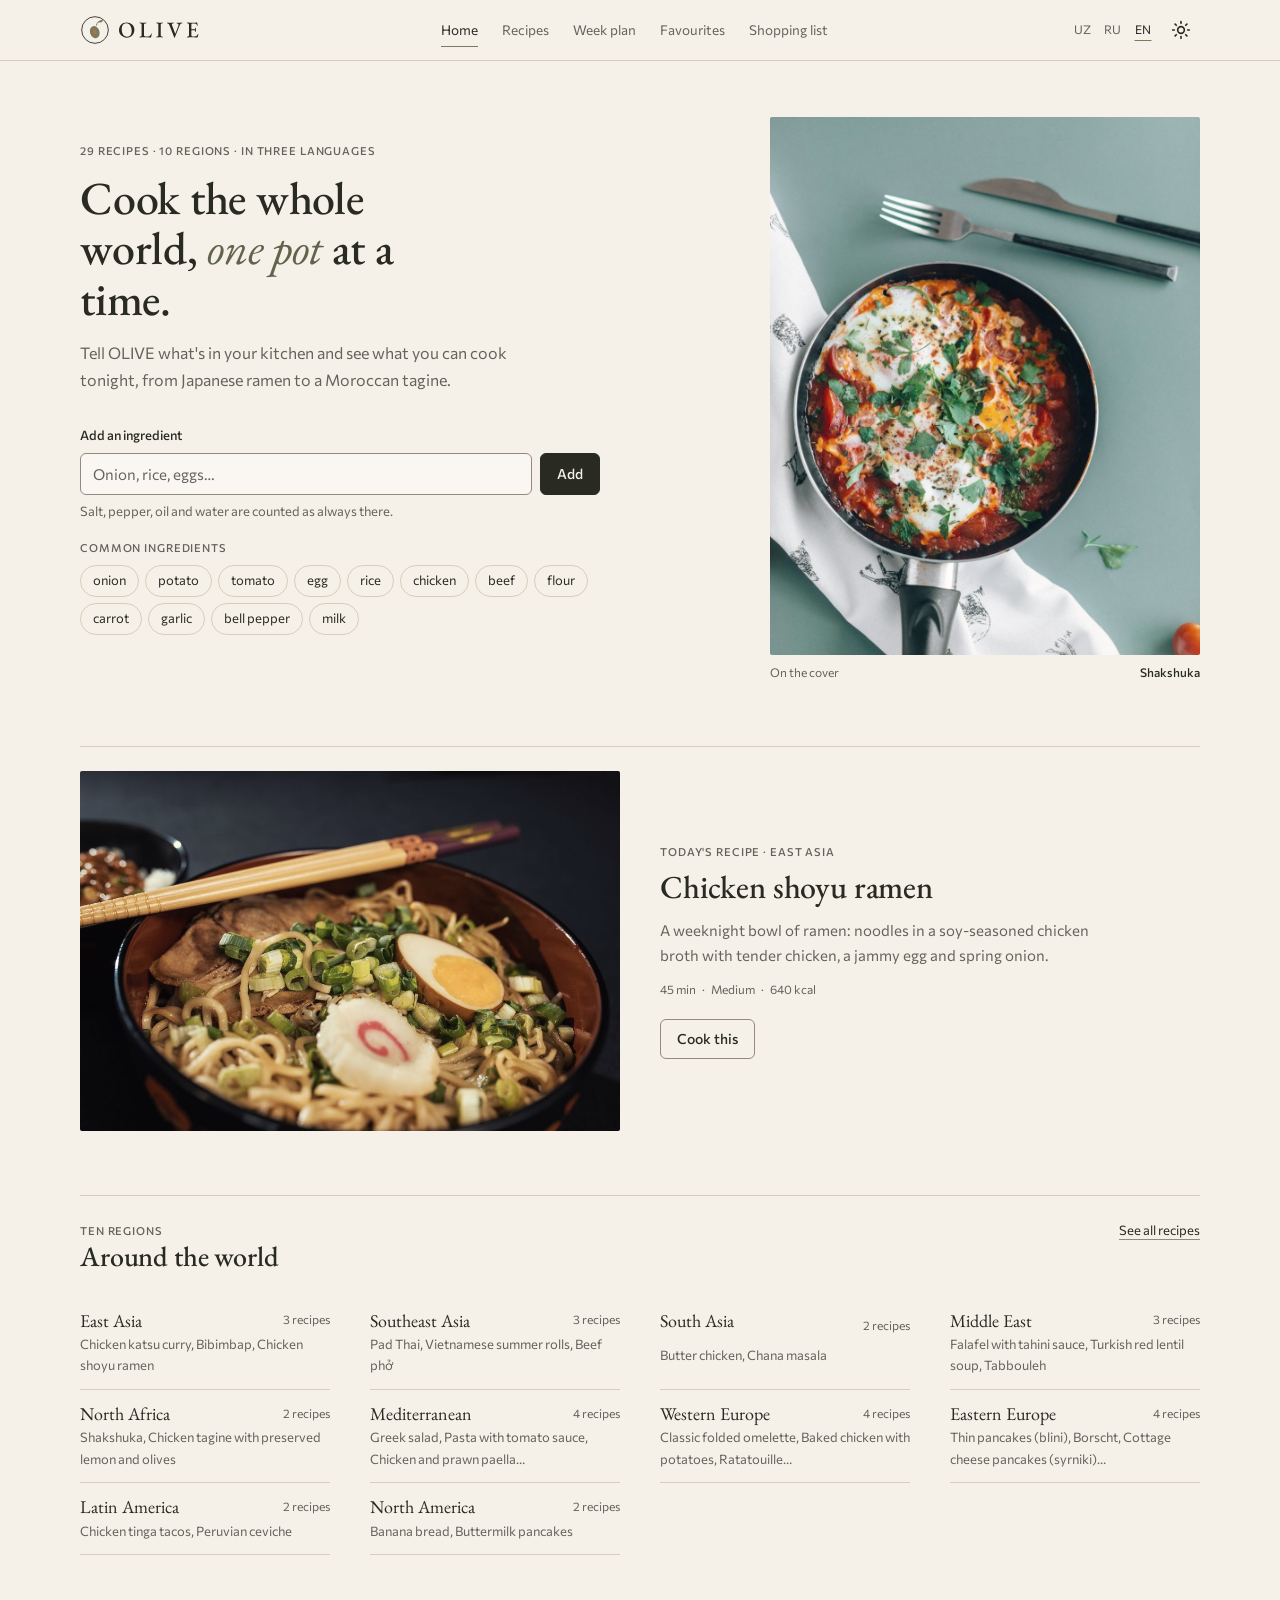
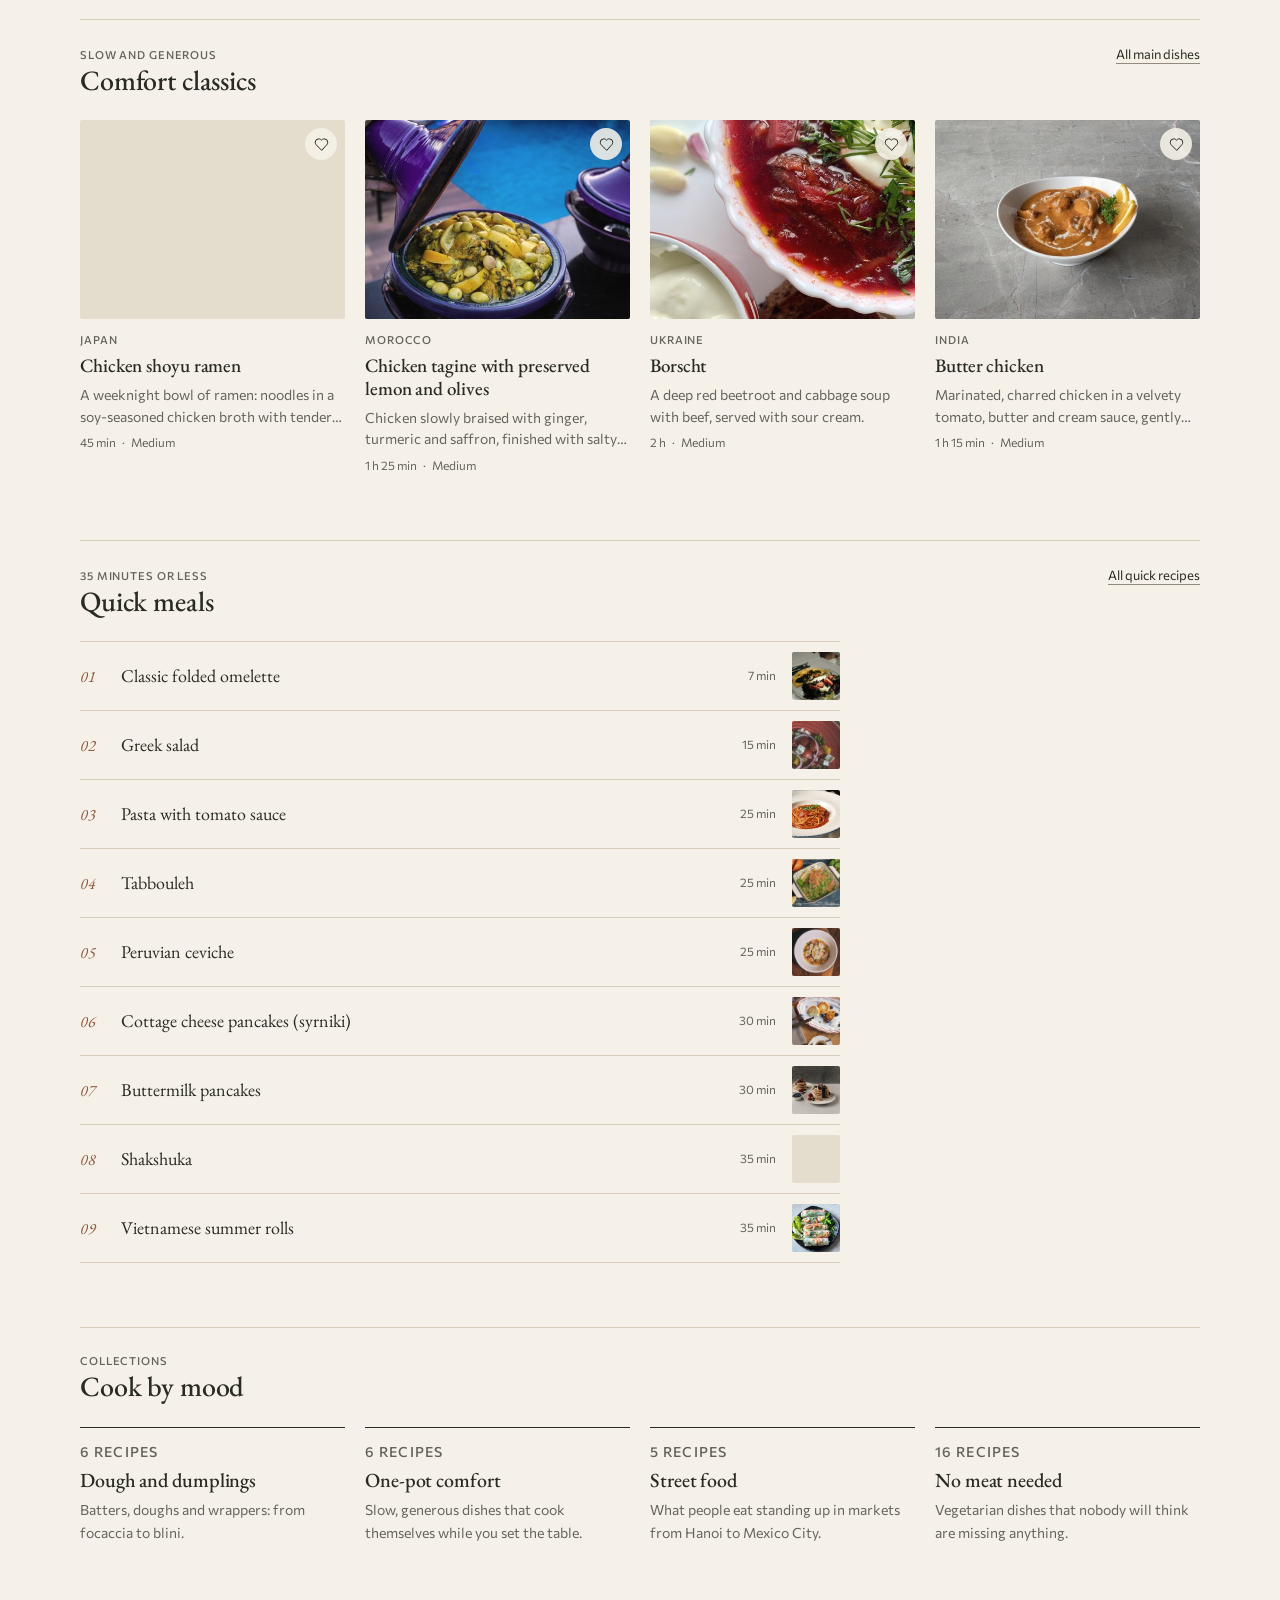
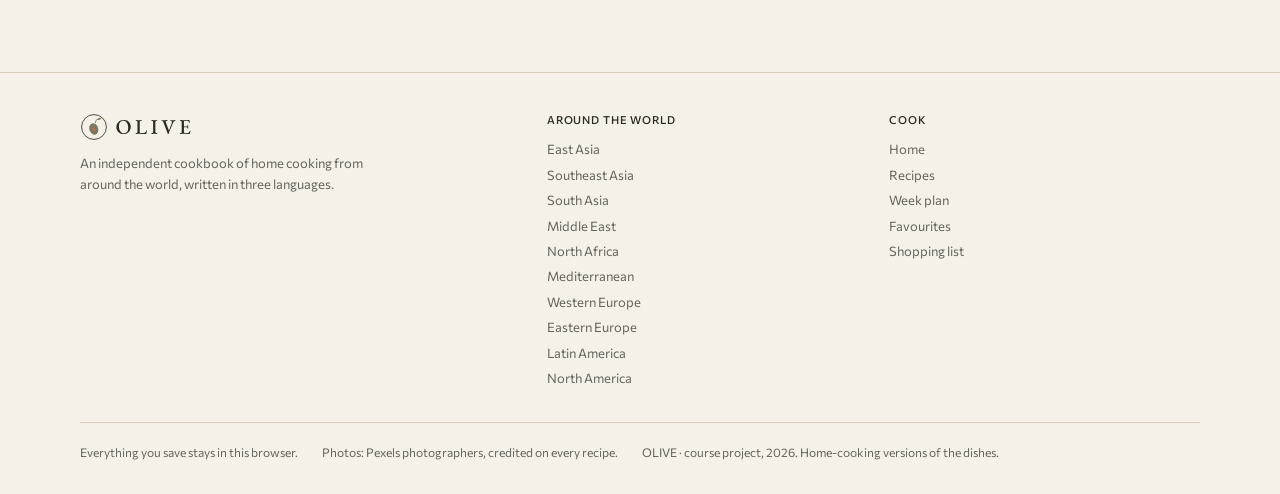
<file: index.html>
<!doctype html>
<html lang="en">
<head>
  <meta charset="utf-8">
  <meta name="viewport" content="width=device-width, initial-scale=1">
  <title>OLIVE</title>
  <meta name="description" content="">
  <meta name="theme-color" content="#f5f1e8">
  <link rel="icon" href="assets/brand/olive-favicon.svg" type="image/svg+xml">
  <link rel="stylesheet" href="css/fonts.css">
  <!-- Apply the saved theme before the page is drawn, so it never flashes. -->
  <script>
    window.APP_NS = "recipes";
    try {
      var savedTheme = localStorage.getItem("recipes:theme");
      document.documentElement.setAttribute("data-theme", savedTheme || (matchMedia("(prefers-color-scheme: dark)").matches ? "dark" : "light"));
    } catch (e) {}
  </script>
  <link rel="stylesheet" href="css/base.css">
  <link rel="stylesheet" href="css/site.css">
  <script defer src="js/core.js"></script>
  <script defer src="js/lang.js"></script>
  <script defer src="js/data.js"></script>
  <script defer src="js/photos.js"></script>
  <script defer src="js/format.js"></script>
  <script defer src="js/store.js"></script>
  <script defer src="js/logo.js"></script>
  <script defer src="js/layout.js"></script>
  <script defer src="js/pages/home.js"></script>
</head>
<body data-page="home">
  <a class="skip-link" href="#main" data-i18n="skip">Skip to content</a>
  <header id="site-header" class="site-header"></header>

  <main id="main" tabindex="-1" class="container page home-page">
    <section class="hero" aria-labelledby="homeTitle">
      <div class="hero-text">
        <p class="label" id="heroAnnot"></p>
        <h1 id="homeTitle"></h1>
        <p class="hero-intro" data-i18n="home.intro"></p>
        <div class="pantry">
          <form id="pantryForm" class="pantry-form" novalidate>
            <label for="pantryInput" class="field-label" data-i18n="home.addLabel"></label>
            <div class="pantry-row">
              <input id="pantryInput" class="input" type="text" list="ingList" autocomplete="off" data-i18n-placeholder="home.addPlaceholder" aria-describedby="pantryHint pantryError">
              <button type="submit" class="btn" data-i18n="home.add"></button>
            </div>
            <datalist id="ingList"></datalist>
            <p id="pantryHint" class="hint" data-i18n="home.hint"></p>
            <p id="pantryError" class="field-error" aria-live="polite"></p>
          </form>
          <div class="quick-ings">
            <p class="label" id="quickLabel" data-i18n="home.quick"></p>
            <div id="quickIngs" class="chip-row" role="group" aria-labelledby="quickLabel"></div>
          </div>
          <div id="pantryChips" class="pantry-chips" aria-live="polite"></div>
        </div>
      </div>
      <div id="heroArt" class="hero-art"></div>
    </section>

    <section id="matches" class="section" aria-labelledby="matchTitle" hidden>
      <div class="section-head"><h2 id="matchTitle"></h2></div>
      <div id="matchList" class="matches"></div>
    </section>

    <div id="ideas">
      <section class="section" aria-labelledby="featTitle"><div id="feature" class="feature"></div></section>
      <section class="section" aria-labelledby="worldTitle">
        <div class="section-head"><div><p class="label" data-i18n="home.worldAnnot"></p><h2 id="worldTitle" data-i18n="home.world"></h2></div><a class="more-link" href="recipes.html" data-i18n="home.allRecipes"></a></div>
        <div id="regions" class="regions"></div>
      </section>
      <section class="section" aria-labelledby="classicsTitle">
        <div class="section-head"><div><p class="label" data-i18n="home.classicsAnnot"></p><h2 id="classicsTitle" data-i18n="home.classics"></h2></div><a class="more-link" href="recipes.html?cat=main" data-i18n="home.allUzbek"></a></div>
        <div id="classicList" class="classics"></div>
      </section>
      <section class="section" aria-labelledby="quickTitle">
        <div class="section-head"><div><p class="label" data-i18n="home.quickAnnot"></p><h2 id="quickTitle" data-i18n="home.quickIdeas"></h2></div><a class="more-link" href="recipes.html?maxTime=30" data-i18n="home.allQuick"></a></div>
        <div id="quickList" class="quick-index"></div>
      </section>
      <section class="section" aria-labelledby="colTitle">
        <div class="section-head"><div><p class="label" data-i18n="home.colAnnot"></p><h2 id="colTitle" data-i18n="home.collections"></h2></div></div>
        <div id="collections" class="collections"></div>
      </section>
    </div>
  </main>
  <footer id="site-footer" class="site-footer"></footer>
  <div id="toasts" class="toast-host" aria-live="polite"></div>
</body>
</html>
</file>
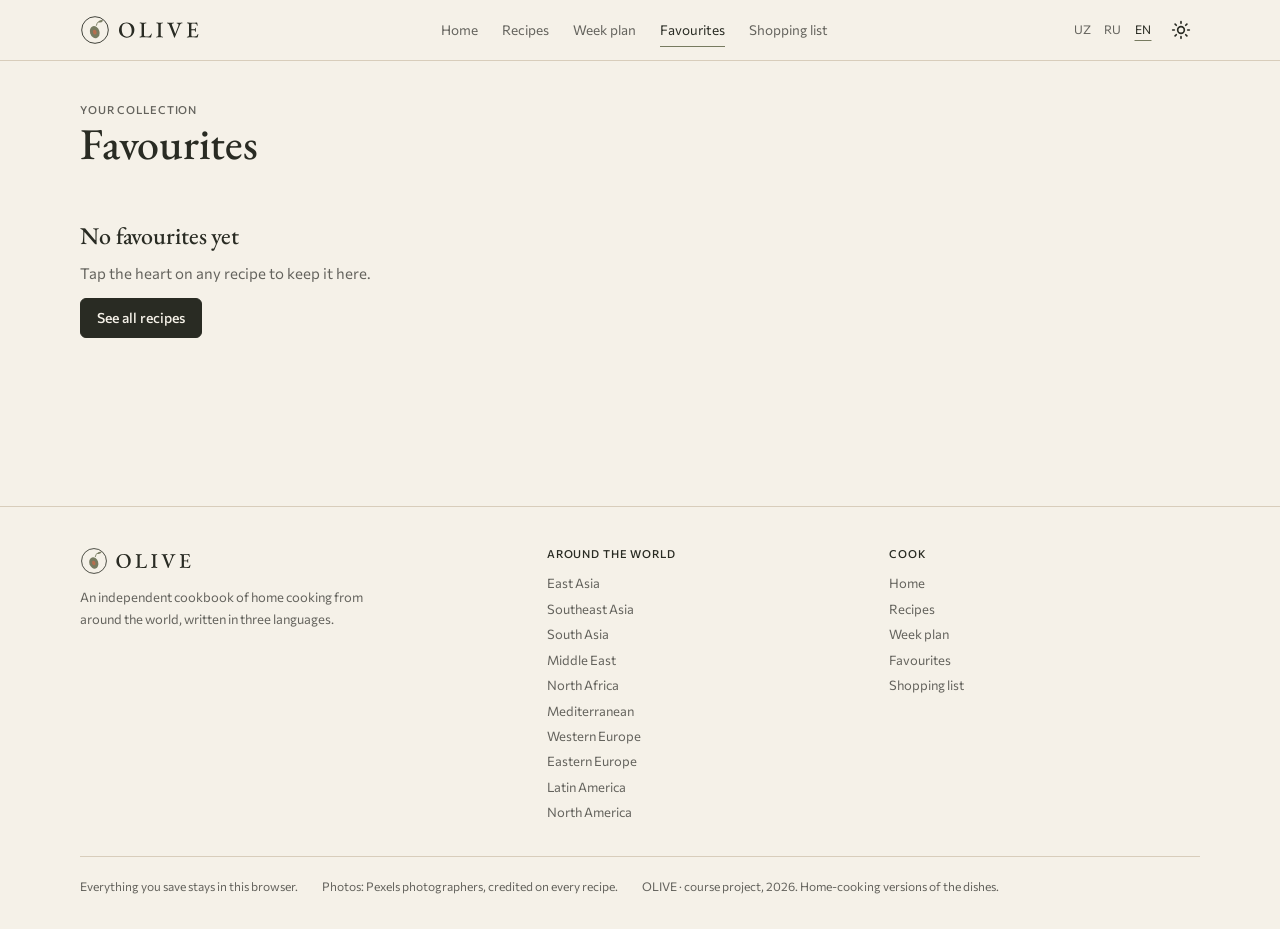
<file: favorites.html>
<!doctype html>
<html lang="en">
<head>
  <meta charset="utf-8">
  <meta name="viewport" content="width=device-width, initial-scale=1">
  <title>OLIVE</title>
  <meta name="description" content="">
  <meta name="theme-color" content="#f5f1e8">
  <link rel="icon" href="assets/brand/olive-favicon.svg" type="image/svg+xml">
  <link rel="stylesheet" href="css/fonts.css">
  <!-- Apply the saved theme before the page is drawn, so it never flashes. -->
  <script>
    window.APP_NS = "recipes";
    try {
      var savedTheme = localStorage.getItem("recipes:theme");
      document.documentElement.setAttribute("data-theme", savedTheme || (matchMedia("(prefers-color-scheme: dark)").matches ? "dark" : "light"));
    } catch (e) {}
  </script>
  <link rel="stylesheet" href="css/base.css">
  <link rel="stylesheet" href="css/site.css">
  <script defer src="js/core.js"></script>
  <script defer src="js/lang.js"></script>
  <script defer src="js/data.js"></script>
  <script defer src="js/photos.js"></script>
  <script defer src="js/format.js"></script>
  <script defer src="js/store.js"></script>
  <script defer src="js/logo.js"></script>
  <script defer src="js/layout.js"></script>
  <script defer src="js/pages/favorites.js"></script>
</head>
<body data-page="favorites">
  <a class="skip-link" href="#main" data-i18n="skip">Skip to content</a>
  <header id="site-header" class="site-header"></header>

  <main id="main" tabindex="-1" class="container page">
    <p class="label" data-i18n="favs.annot"></p>
    <h1 class="page-title" data-i18n="page.favorites"></h1>
    <p id="favCount" class="result-count" aria-live="polite" style="margin-top: 12px"></p>
    <div id="favList" class="card-grid" style="margin-top: 28px"></div>
    <div id="favEmpty" class="empty" hidden>
      <h2 data-i18n="favs.emptyTitle"></h2>
      <p data-i18n="favs.emptyText"></p>
      <a class="btn" href="recipes.html" data-i18n="home.allRecipes"></a>
    </div>
  </main>
  <footer id="site-footer" class="site-footer"></footer>
  <div id="toasts" class="toast-host" aria-live="polite"></div>
</body>
</html>
</file>
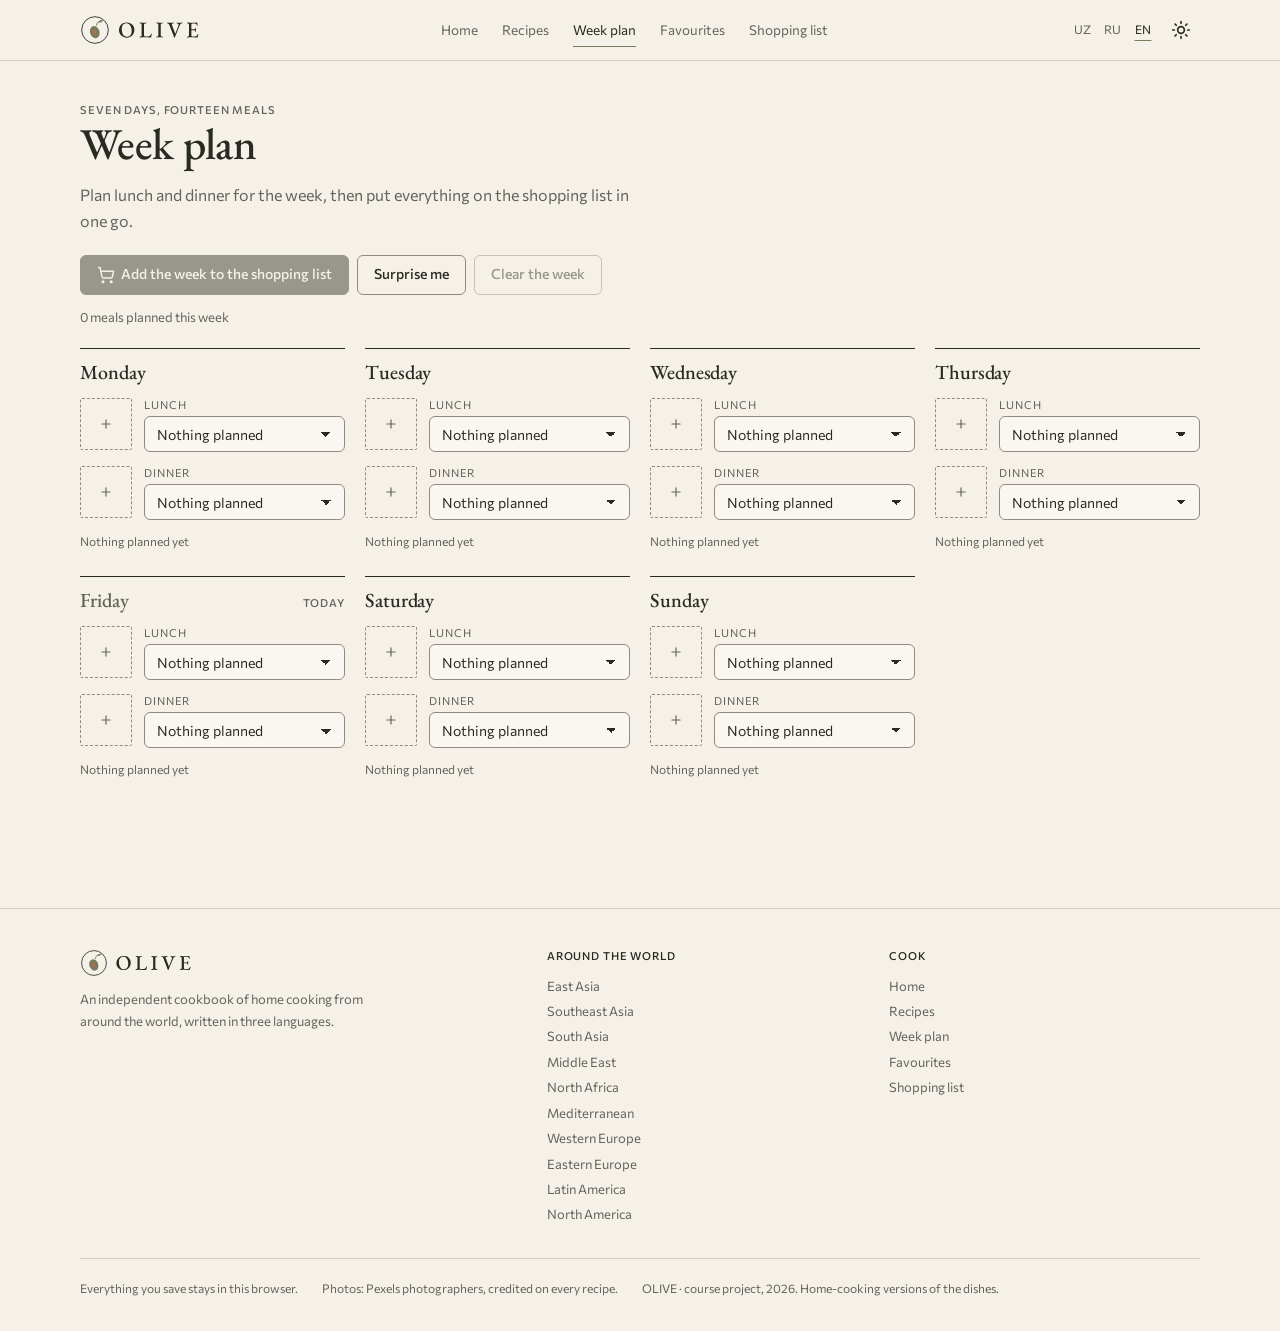
<file: plan.html>
<!doctype html>
<html lang="en">
<head>
  <meta charset="utf-8">
  <meta name="viewport" content="width=device-width, initial-scale=1">
  <title>OLIVE</title>
  <meta name="description" content="">
  <meta name="theme-color" content="#f5f1e8">
  <link rel="icon" href="assets/brand/olive-favicon.svg" type="image/svg+xml">
  <link rel="stylesheet" href="css/fonts.css">
  <!-- Apply the saved theme before the page is drawn, so it never flashes. -->
  <script>
    window.APP_NS = "recipes";
    try {
      var savedTheme = localStorage.getItem("recipes:theme");
      document.documentElement.setAttribute("data-theme", savedTheme || (matchMedia("(prefers-color-scheme: dark)").matches ? "dark" : "light"));
    } catch (e) {}
  </script>
  <link rel="stylesheet" href="css/base.css">
  <link rel="stylesheet" href="css/site.css">
  <script defer src="js/core.js"></script>
  <script defer src="js/lang.js"></script>
  <script defer src="js/data.js"></script>
  <script defer src="js/photos.js"></script>
  <script defer src="js/format.js"></script>
  <script defer src="js/store.js"></script>
  <script defer src="js/logo.js"></script>
  <script defer src="js/layout.js"></script>
  <script defer src="js/pages/plan.js"></script>
</head>
<body data-page="plan">
  <a class="skip-link" href="#main" data-i18n="skip">Skip to content</a>
  <header id="site-header" class="site-header"></header>

  <main id="main" tabindex="-1" class="container page">
    <p class="label" data-i18n="plan.annot"></p>
    <h1 class="page-title" data-i18n="page.plan"></h1>
    <p class="page-intro" data-i18n="plan.intro"></p>
    <div class="plan-actions">
      <button type="button" id="toShopping" class="btn"></button>
      <button type="button" id="surprise" class="btn btn-ghost" data-i18n="plan.surprise"></button>
      <button type="button" id="clearPlan" class="btn btn-ghost" data-i18n="plan.clear"></button>
    </div>
    <p id="planSummary" class="result-count" aria-live="polite"></p>
    <div id="dayPicker" class="day-picker" role="group" data-i18n-aria="plan.pickDay"></div>
    <div id="week" class="week"></div>
  </main>
  <footer id="site-footer" class="site-footer"></footer>
  <div id="toasts" class="toast-host" aria-live="polite"></div>
</body>
</html>
</file>
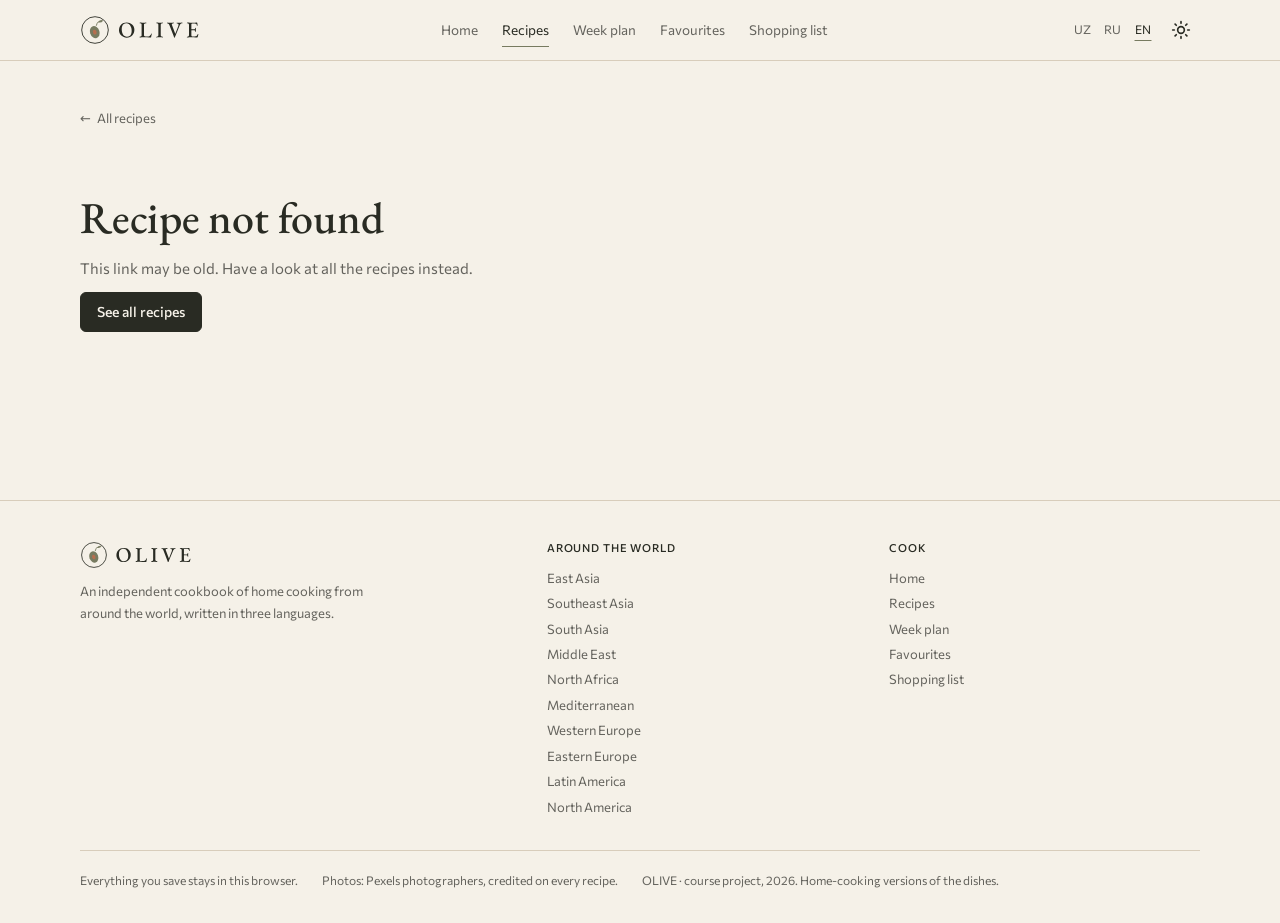
<file: recipe.html>
<!doctype html>
<html lang="en">
<head>
  <meta charset="utf-8">
  <meta name="viewport" content="width=device-width, initial-scale=1">
  <title>OLIVE</title>
  <meta name="description" content="">
  <meta name="theme-color" content="#f5f1e8">
  <link rel="icon" href="assets/brand/olive-favicon.svg" type="image/svg+xml">
  <link rel="stylesheet" href="css/fonts.css">
  <!-- Apply the saved theme before the page is drawn, so it never flashes. -->
  <script>
    window.APP_NS = "recipes";
    try {
      var savedTheme = localStorage.getItem("recipes:theme");
      document.documentElement.setAttribute("data-theme", savedTheme || (matchMedia("(prefers-color-scheme: dark)").matches ? "dark" : "light"));
    } catch (e) {}
  </script>
  <link rel="stylesheet" href="css/base.css">
  <link rel="stylesheet" href="css/site.css">
  <script defer src="js/core.js"></script>
  <script defer src="js/lang.js"></script>
  <script defer src="js/data.js"></script>
  <script defer src="js/photos.js"></script>
  <script defer src="js/format.js"></script>
  <script defer src="js/store.js"></script>
  <script defer src="js/logo.js"></script>
  <script defer src="js/layout.js"></script>
  <script defer src="js/pages/recipe.js"></script>
</head>
<body data-page="recipe">
  <a class="skip-link" href="#main" data-i18n="skip">Skip to content</a>
  <header id="site-header" class="site-header"></header>

  <main id="main" tabindex="-1" class="container page recipe-page">
    <a class="back-link" href="recipes.html" data-i18n="recipe.back"></a>
    <div id="view"></div>
  </main>
  <div id="timerBar" class="timer-bar" hidden role="region" data-i18n-aria="timer.region"></div>
  <footer id="site-footer" class="site-footer"></footer>
  <div id="toasts" class="toast-host" aria-live="polite"></div>
</body>
</html>
</file>
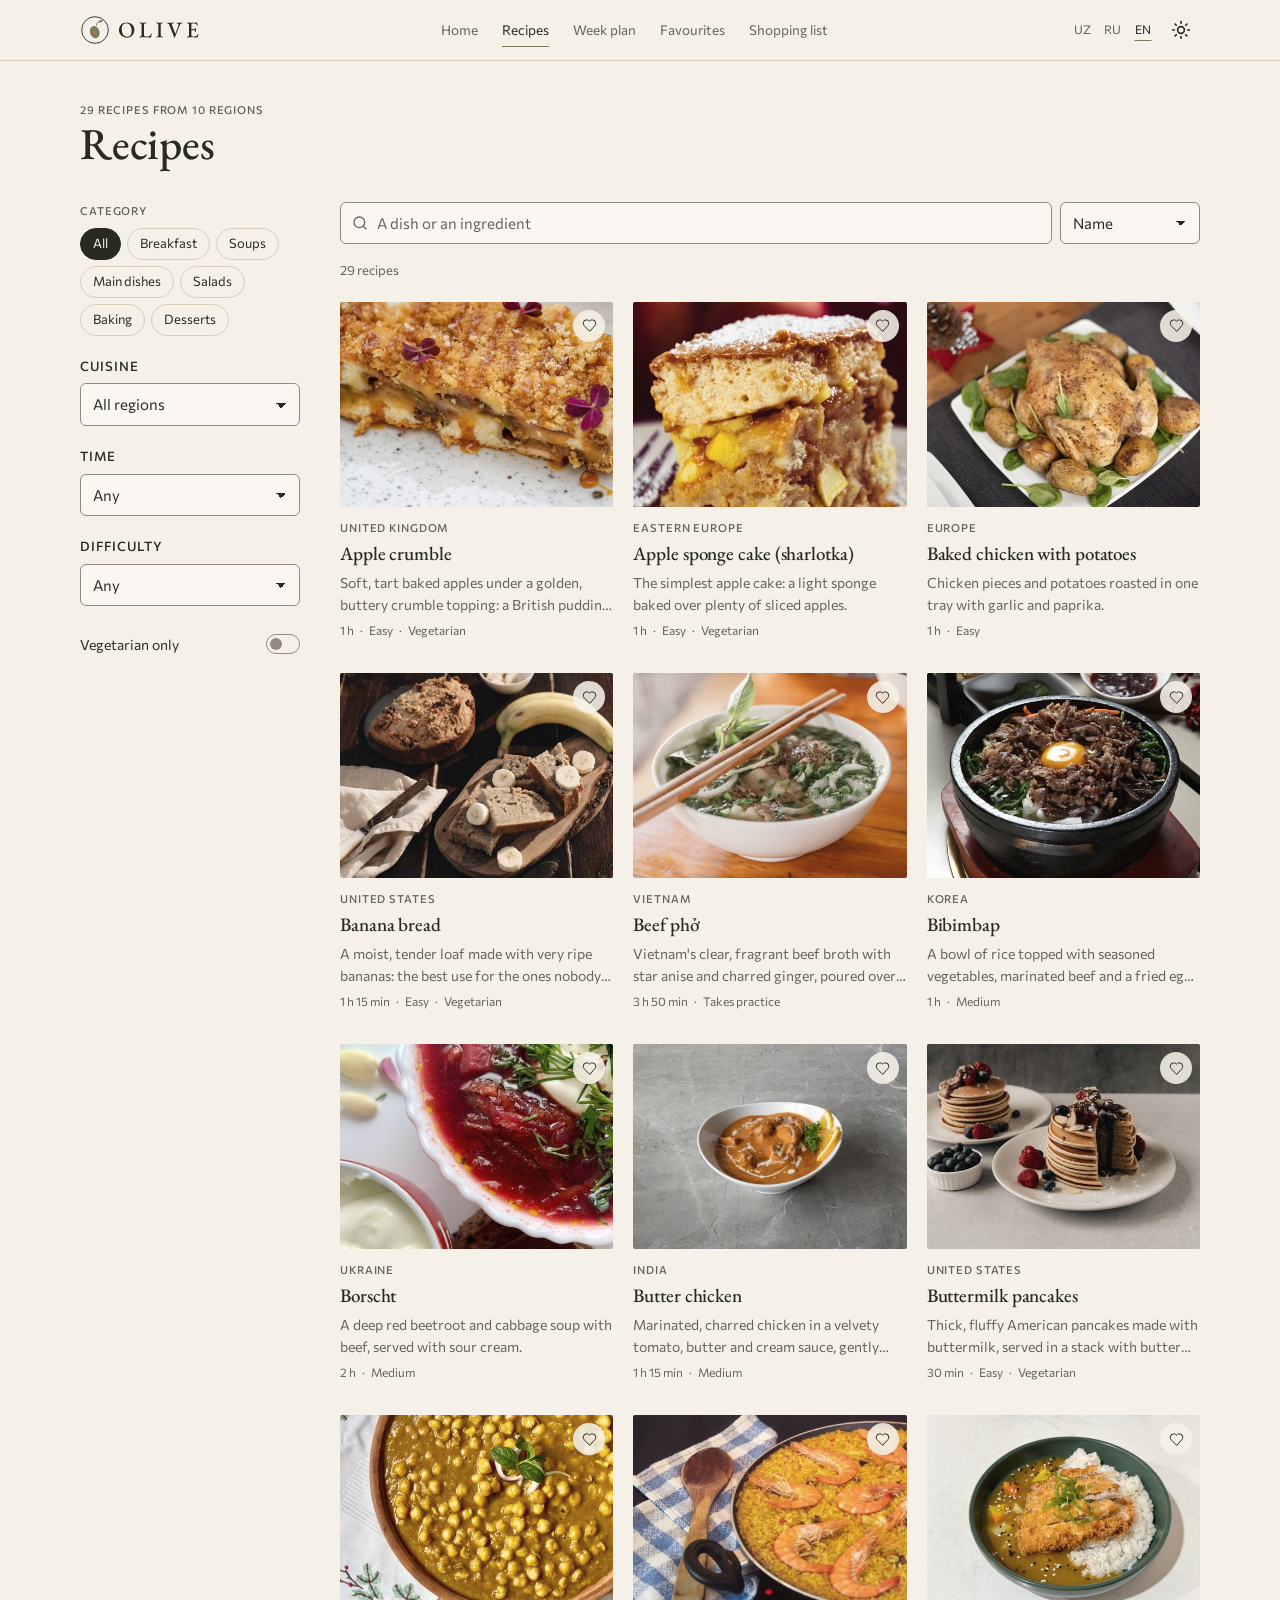
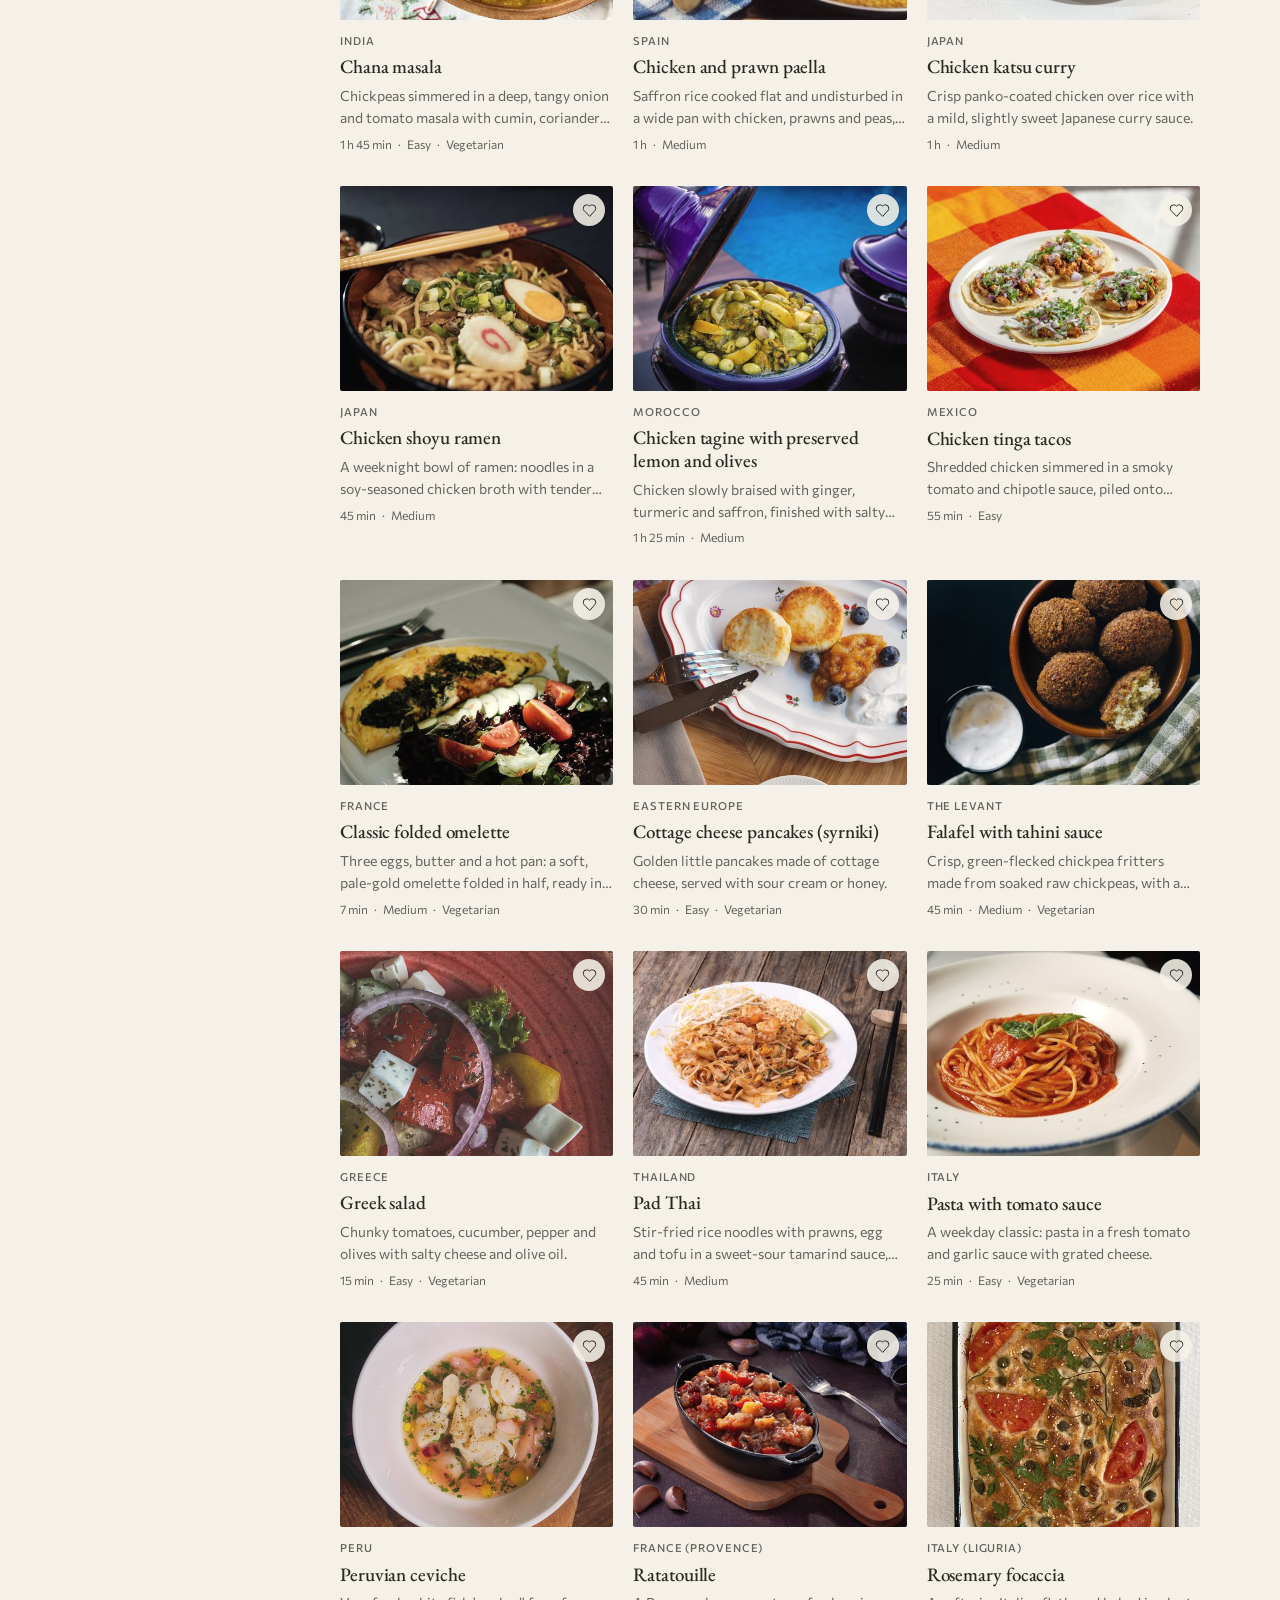
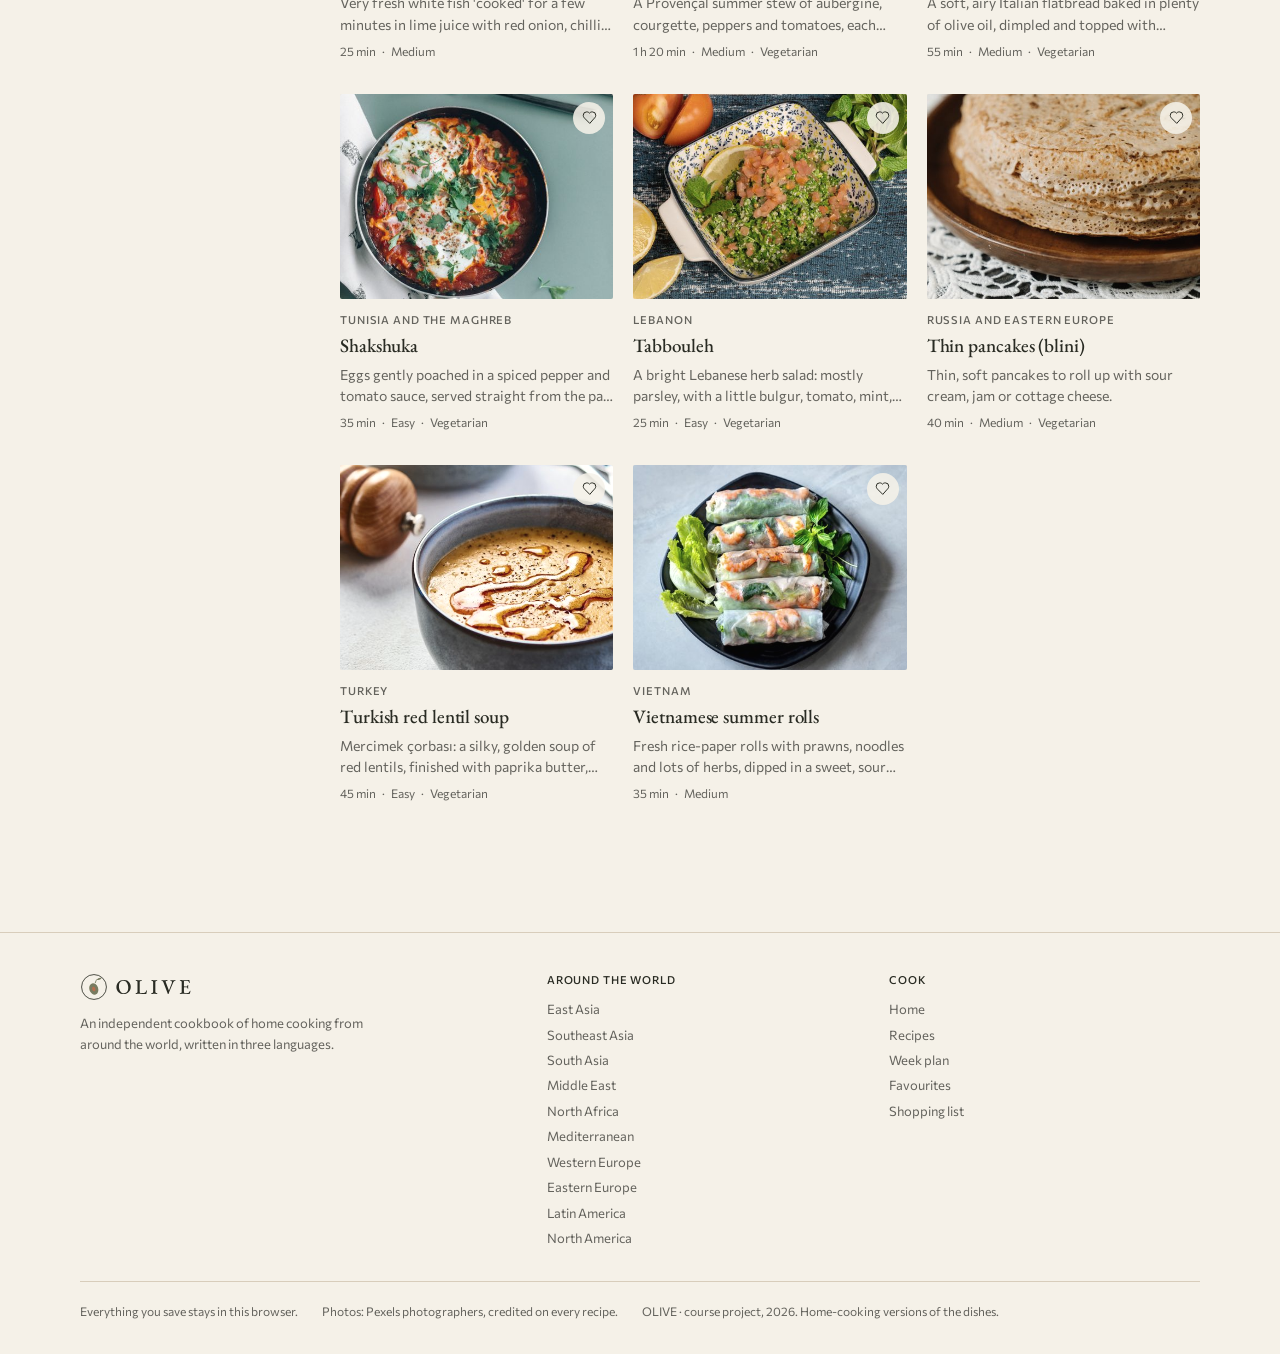
<file: recipes.html>
<!doctype html>
<html lang="en">
<head>
  <meta charset="utf-8">
  <meta name="viewport" content="width=device-width, initial-scale=1">
  <title>OLIVE</title>
  <meta name="description" content="">
  <meta name="theme-color" content="#f5f1e8">
  <link rel="icon" href="assets/brand/olive-favicon.svg" type="image/svg+xml">
  <link rel="stylesheet" href="css/fonts.css">
  <!-- Apply the saved theme before the page is drawn, so it never flashes. -->
  <script>
    window.APP_NS = "recipes";
    try {
      var savedTheme = localStorage.getItem("recipes:theme");
      document.documentElement.setAttribute("data-theme", savedTheme || (matchMedia("(prefers-color-scheme: dark)").matches ? "dark" : "light"));
    } catch (e) {}
  </script>
  <link rel="stylesheet" href="css/base.css">
  <link rel="stylesheet" href="css/site.css">
  <script defer src="js/core.js"></script>
  <script defer src="js/lang.js"></script>
  <script defer src="js/data.js"></script>
  <script defer src="js/photos.js"></script>
  <script defer src="js/format.js"></script>
  <script defer src="js/store.js"></script>
  <script defer src="js/logo.js"></script>
  <script defer src="js/layout.js"></script>
  <script defer src="js/pages/recipes.js"></script>
</head>
<body data-page="recipes">
  <a class="skip-link" href="#main" data-i18n="skip">Skip to content</a>
  <header id="site-header" class="site-header"></header>

  <main id="main" tabindex="-1" class="container page">
    <p class="label" id="listAnnot"></p>
    <h1 class="page-title" data-i18n="page.recipes"></h1>
    <div class="list-layout">
      <form id="filters" class="filters" novalidate aria-labelledby="filterTitle">
        <h2 id="filterTitle" class="visually-hidden" data-i18n="filter.title"></h2>
        <fieldset class="filter-group">
          <legend data-i18n="filter.category"></legend>
          <div id="catChips" class="chip-row"></div>
        </fieldset>
        <div class="field"><label class="filter-label" for="cuisine" data-i18n="filter.cuisine"></label><select id="cuisine" name="cuisine" class="input"></select></div>
        <div class="field"><label class="filter-label" for="maxTime" data-i18n="filter.time"></label><select id="maxTime" name="maxTime" class="input"></select></div>
        <div class="field"><label class="filter-label" for="level" data-i18n="filter.level"></label><select id="level" name="level" class="input"></select></div>
        <label class="switch"><span data-i18n="filter.veg"></span><input type="checkbox" id="veg" name="veg"></label>
      </form>
      <div class="list-main">
        <div class="list-top">
          <div class="search" role="search">
            <label for="q" class="visually-hidden" data-i18n="filter.search"></label>
            <input id="q" name="q" class="input" type="search" autocomplete="off" form="filters" data-i18n-placeholder="filter.searchPlaceholder">
          </div>
          <button type="button" id="filtersToggle" class="btn btn-ghost filters-toggle" aria-expanded="false" aria-controls="filters"></button>
          <div class="field"><label class="visually-hidden" for="sort" data-i18n="filter.sort"></label><select id="sort" name="sort" class="input" form="filters"></select></div>
        </div>
        <div id="activeFilters" class="active-filters"></div>
        <p id="count" class="result-count" aria-live="polite"></p>
        <div id="list" class="card-grid"></div>
        <div id="empty" class="empty" hidden>
          <h2 data-i18n="filter.emptyTitle"></h2>
          <p data-i18n="filter.emptyText"></p>
          <button type="button" id="reset2" class="btn" data-i18n="filter.reset"></button>
        </div>
      </div>
    </div>
  </main>
  <footer id="site-footer" class="site-footer"></footer>
  <div id="toasts" class="toast-host" aria-live="polite"></div>
</body>
</html>
</file>
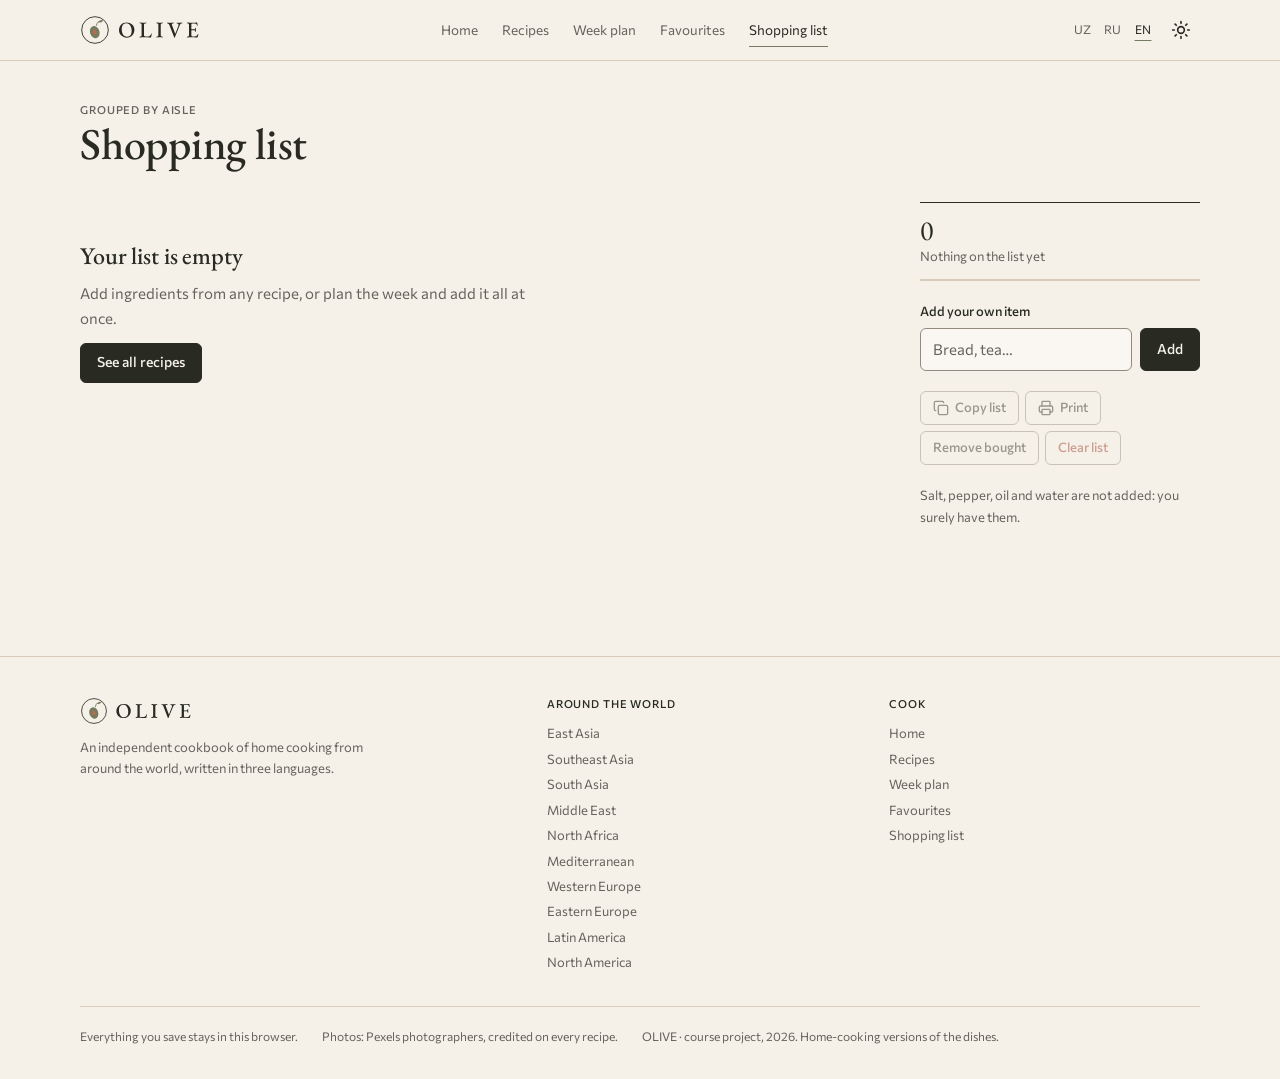
<file: shopping.html>
<!doctype html>
<html lang="en">
<head>
  <meta charset="utf-8">
  <meta name="viewport" content="width=device-width, initial-scale=1">
  <title>OLIVE</title>
  <meta name="description" content="">
  <meta name="theme-color" content="#f5f1e8">
  <link rel="icon" href="assets/brand/olive-favicon.svg" type="image/svg+xml">
  <link rel="stylesheet" href="css/fonts.css">
  <!-- Apply the saved theme before the page is drawn, so it never flashes. -->
  <script>
    window.APP_NS = "recipes";
    try {
      var savedTheme = localStorage.getItem("recipes:theme");
      document.documentElement.setAttribute("data-theme", savedTheme || (matchMedia("(prefers-color-scheme: dark)").matches ? "dark" : "light"));
    } catch (e) {}
  </script>
  <link rel="stylesheet" href="css/base.css">
  <link rel="stylesheet" href="css/site.css">
  <script defer src="js/core.js"></script>
  <script defer src="js/lang.js"></script>
  <script defer src="js/data.js"></script>
  <script defer src="js/photos.js"></script>
  <script defer src="js/format.js"></script>
  <script defer src="js/store.js"></script>
  <script defer src="js/logo.js"></script>
  <script defer src="js/layout.js"></script>
  <script defer src="js/pages/shopping.js"></script>
</head>
<body data-page="shopping">
  <a class="skip-link" href="#main" data-i18n="skip">Skip to content</a>
  <header id="site-header" class="site-header"></header>

  <main id="main" tabindex="-1" class="container page shopping-page">
    <p class="label" data-i18n="shop.annot"></p>
    <h1 class="page-title" data-i18n="page.shopping"></h1>
    <div class="shop-layout">
      <aside class="shop-side" aria-labelledby="shopSideTitle">
        <h2 id="shopSideTitle" class="visually-hidden" data-i18n="shop.sideTitle"></h2>
        <div class="shop-progress"><strong id="shopBig"></strong><p id="shopProgress" class="result-count" aria-live="polite"></p><div class="bar"><span id="shopBar"></span></div></div>
        <form id="extraForm" class="extra-form" novalidate>
          <label for="extraInput" class="field-label" data-i18n="shop.addLabel"></label>
          <div class="pantry-row">
            <input id="extraInput" class="input" type="text" maxlength="80" autocomplete="off" data-i18n-placeholder="shop.addPlaceholder" aria-describedby="extraError">
            <button type="submit" class="btn" data-i18n="shop.add"></button>
          </div>
          <p id="extraError" class="field-error" aria-live="polite"></p>
        </form>
        <div class="shop-actions">
          <button type="button" id="copyList" class="btn btn-ghost btn-small"></button>
          <button type="button" id="printList" class="btn btn-ghost btn-small"></button>
          <button type="button" id="clearDone" class="btn btn-ghost btn-small" data-i18n="shop.clearDone"></button>
          <button type="button" id="clearAll" class="btn btn-danger-ghost btn-small" data-i18n="shop.clearAll"></button>
        </div>
        <p class="hint" data-i18n="shop.staples"></p>
      </aside>
      <div>
        <div id="shopList"></div>
        <div id="shopEmpty" class="empty" hidden>
          <h2 data-i18n="shop.emptyTitle"></h2>
          <p data-i18n="shop.emptyText"></p>
          <a class="btn" href="recipes.html" data-i18n="home.allRecipes"></a>
        </div>
      </div>
    </div>
  </main>
  <footer id="site-footer" class="site-footer"></footer>
  <div id="toasts" class="toast-host" aria-live="polite"></div>
</body>
</html>
</file>
<file: css/fonts.css>
/* EB Garamond and Commissioner (SIL Open Font License), served from this site so it looks the same offline.
   Copied from Google Fonts; the browser only downloads the subsets a page needs (unicode-range). */
/* cyrillic-ext */
@font-face {
  font-family: 'Commissioner';
  font-style: normal;
  font-weight: 400;
  font-display: swap;
  src: url(../assets/fonts/Commissioner-normal-cyrillic-ext.woff2) format('woff2');
  unicode-range: U+0460-052F, U+1C80-1C8A, U+20B4, U+2DE0-2DFF, U+A640-A69F, U+FE2E-FE2F;
}
/* cyrillic */
@font-face {
  font-family: 'Commissioner';
  font-style: normal;
  font-weight: 400;
  font-display: swap;
  src: url(../assets/fonts/Commissioner-normal-cyrillic.woff2) format('woff2');
  unicode-range: U+0301, U+0400-045F, U+0490-0491, U+04B0-04B1, U+2116;
}
/* vietnamese */
@font-face {
  font-family: 'Commissioner';
  font-style: normal;
  font-weight: 400;
  font-display: swap;
  src: url(../assets/fonts/Commissioner-normal-vietnamese.woff2) format('woff2');
  unicode-range: U+0102-0103, U+0110-0111, U+0128-0129, U+0168-0169, U+01A0-01A1, U+01AF-01B0, U+0300-0301, U+0303-0304, U+0308-0309, U+0323, U+0329, U+1EA0-1EF9, U+20AB;
}
/* latin-ext */
@font-face {
  font-family: 'Commissioner';
  font-style: normal;
  font-weight: 400;
  font-display: swap;
  src: url(../assets/fonts/Commissioner-normal-latin-ext.woff2) format('woff2');
  unicode-range: U+0100-02BA, U+02BD-02C5, U+02C7-02CC, U+02CE-02D7, U+02DD-02FF, U+0304, U+0308, U+0329, U+1D00-1DBF, U+1E00-1E9F, U+1EF2-1EFF, U+2020, U+20A0-20AB, U+20AD-20C4, U+2113, U+2C60-2C7F, U+A720-A7FF;
}
/* latin */
@font-face {
  font-family: 'Commissioner';
  font-style: normal;
  font-weight: 400;
  font-display: swap;
  src: url(../assets/fonts/Commissioner-normal-latin.woff2) format('woff2');
  unicode-range: U+0000-00FF, U+0131, U+0152-0153, U+02BB-02BC, U+02C6, U+02DA, U+02DC, U+0304, U+0308, U+0329, U+2000-206F, U+20AC, U+2122, U+2191, U+2193, U+2212, U+2215, U+FEFF, U+FFFD;
}
/* cyrillic-ext */
@font-face {
  font-family: 'Commissioner';
  font-style: normal;
  font-weight: 500;
  font-display: swap;
  src: url(../assets/fonts/Commissioner-normal-cyrillic-ext.woff2) format('woff2');
  unicode-range: U+0460-052F, U+1C80-1C8A, U+20B4, U+2DE0-2DFF, U+A640-A69F, U+FE2E-FE2F;
}
/* cyrillic */
@font-face {
  font-family: 'Commissioner';
  font-style: normal;
  font-weight: 500;
  font-display: swap;
  src: url(../assets/fonts/Commissioner-normal-cyrillic.woff2) format('woff2');
  unicode-range: U+0301, U+0400-045F, U+0490-0491, U+04B0-04B1, U+2116;
}
/* vietnamese */
@font-face {
  font-family: 'Commissioner';
  font-style: normal;
  font-weight: 500;
  font-display: swap;
  src: url(../assets/fonts/Commissioner-normal-vietnamese.woff2) format('woff2');
  unicode-range: U+0102-0103, U+0110-0111, U+0128-0129, U+0168-0169, U+01A0-01A1, U+01AF-01B0, U+0300-0301, U+0303-0304, U+0308-0309, U+0323, U+0329, U+1EA0-1EF9, U+20AB;
}
/* latin-ext */
@font-face {
  font-family: 'Commissioner';
  font-style: normal;
  font-weight: 500;
  font-display: swap;
  src: url(../assets/fonts/Commissioner-normal-latin-ext.woff2) format('woff2');
  unicode-range: U+0100-02BA, U+02BD-02C5, U+02C7-02CC, U+02CE-02D7, U+02DD-02FF, U+0304, U+0308, U+0329, U+1D00-1DBF, U+1E00-1E9F, U+1EF2-1EFF, U+2020, U+20A0-20AB, U+20AD-20C4, U+2113, U+2C60-2C7F, U+A720-A7FF;
}
/* latin */
@font-face {
  font-family: 'Commissioner';
  font-style: normal;
  font-weight: 500;
  font-display: swap;
  src: url(../assets/fonts/Commissioner-normal-latin.woff2) format('woff2');
  unicode-range: U+0000-00FF, U+0131, U+0152-0153, U+02BB-02BC, U+02C6, U+02DA, U+02DC, U+0304, U+0308, U+0329, U+2000-206F, U+20AC, U+2122, U+2191, U+2193, U+2212, U+2215, U+FEFF, U+FFFD;
}
/* cyrillic-ext */
@font-face {
  font-family: 'EB Garamond';
  font-style: italic;
  font-weight: 400;
  font-display: swap;
  src: url(../assets/fonts/EBGaramond-italic-cyrillic-ext.woff2) format('woff2');
  unicode-range: U+0460-052F, U+1C80-1C8A, U+20B4, U+2DE0-2DFF, U+A640-A69F, U+FE2E-FE2F;
}
/* cyrillic */
@font-face {
  font-family: 'EB Garamond';
  font-style: italic;
  font-weight: 400;
  font-display: swap;
  src: url(../assets/fonts/EBGaramond-italic-cyrillic.woff2) format('woff2');
  unicode-range: U+0301, U+0400-045F, U+0490-0491, U+04B0-04B1, U+2116;
}
/* vietnamese */
@font-face {
  font-family: 'EB Garamond';
  font-style: italic;
  font-weight: 400;
  font-display: swap;
  src: url(../assets/fonts/EBGaramond-italic-vietnamese.woff2) format('woff2');
  unicode-range: U+0102-0103, U+0110-0111, U+0128-0129, U+0168-0169, U+01A0-01A1, U+01AF-01B0, U+0300-0301, U+0303-0304, U+0308-0309, U+0323, U+0329, U+1EA0-1EF9, U+20AB;
}
/* latin-ext */
@font-face {
  font-family: 'EB Garamond';
  font-style: italic;
  font-weight: 400;
  font-display: swap;
  src: url(../assets/fonts/EBGaramond-italic-latin-ext.woff2) format('woff2');
  unicode-range: U+0100-02BA, U+02BD-02C5, U+02C7-02CC, U+02CE-02D7, U+02DD-02FF, U+0304, U+0308, U+0329, U+1D00-1DBF, U+1E00-1E9F, U+1EF2-1EFF, U+2020, U+20A0-20AB, U+20AD-20C4, U+2113, U+2C60-2C7F, U+A720-A7FF;
}
/* latin */
@font-face {
  font-family: 'EB Garamond';
  font-style: italic;
  font-weight: 400;
  font-display: swap;
  src: url(../assets/fonts/EBGaramond-italic-latin.woff2) format('woff2');
  unicode-range: U+0000-00FF, U+0131, U+0152-0153, U+02BB-02BC, U+02C6, U+02DA, U+02DC, U+0304, U+0308, U+0329, U+2000-206F, U+20AC, U+2122, U+2191, U+2193, U+2212, U+2215, U+FEFF, U+FFFD;
}
/* cyrillic-ext */
@font-face {
  font-family: 'EB Garamond';
  font-style: normal;
  font-weight: 400;
  font-display: swap;
  src: url(../assets/fonts/EBGaramond-normal-cyrillic-ext.woff2) format('woff2');
  unicode-range: U+0460-052F, U+1C80-1C8A, U+20B4, U+2DE0-2DFF, U+A640-A69F, U+FE2E-FE2F;
}
/* cyrillic */
@font-face {
  font-family: 'EB Garamond';
  font-style: normal;
  font-weight: 400;
  font-display: swap;
  src: url(../assets/fonts/EBGaramond-normal-cyrillic.woff2) format('woff2');
  unicode-range: U+0301, U+0400-045F, U+0490-0491, U+04B0-04B1, U+2116;
}
/* vietnamese */
@font-face {
  font-family: 'EB Garamond';
  font-style: normal;
  font-weight: 400;
  font-display: swap;
  src: url(../assets/fonts/EBGaramond-normal-vietnamese.woff2) format('woff2');
  unicode-range: U+0102-0103, U+0110-0111, U+0128-0129, U+0168-0169, U+01A0-01A1, U+01AF-01B0, U+0300-0301, U+0303-0304, U+0308-0309, U+0323, U+0329, U+1EA0-1EF9, U+20AB;
}
/* latin-ext */
@font-face {
  font-family: 'EB Garamond';
  font-style: normal;
  font-weight: 400;
  font-display: swap;
  src: url(../assets/fonts/EBGaramond-normal-latin-ext.woff2) format('woff2');
  unicode-range: U+0100-02BA, U+02BD-02C5, U+02C7-02CC, U+02CE-02D7, U+02DD-02FF, U+0304, U+0308, U+0329, U+1D00-1DBF, U+1E00-1E9F, U+1EF2-1EFF, U+2020, U+20A0-20AB, U+20AD-20C4, U+2113, U+2C60-2C7F, U+A720-A7FF;
}
/* latin */
@font-face {
  font-family: 'EB Garamond';
  font-style: normal;
  font-weight: 400;
  font-display: swap;
  src: url(../assets/fonts/EBGaramond-normal-latin.woff2) format('woff2');
  unicode-range: U+0000-00FF, U+0131, U+0152-0153, U+02BB-02BC, U+02C6, U+02DA, U+02DC, U+0304, U+0308, U+0329, U+2000-206F, U+20AC, U+2122, U+2191, U+2193, U+2212, U+2215, U+FEFF, U+FFFD;
}
/* cyrillic-ext */
@font-face {
  font-family: 'EB Garamond';
  font-style: normal;
  font-weight: 500;
  font-display: swap;
  src: url(../assets/fonts/EBGaramond-normal-cyrillic-ext.woff2) format('woff2');
  unicode-range: U+0460-052F, U+1C80-1C8A, U+20B4, U+2DE0-2DFF, U+A640-A69F, U+FE2E-FE2F;
}
/* cyrillic */
@font-face {
  font-family: 'EB Garamond';
  font-style: normal;
  font-weight: 500;
  font-display: swap;
  src: url(../assets/fonts/EBGaramond-normal-cyrillic.woff2) format('woff2');
  unicode-range: U+0301, U+0400-045F, U+0490-0491, U+04B0-04B1, U+2116;
}
/* vietnamese */
@font-face {
  font-family: 'EB Garamond';
  font-style: normal;
  font-weight: 500;
  font-display: swap;
  src: url(../assets/fonts/EBGaramond-normal-vietnamese.woff2) format('woff2');
  unicode-range: U+0102-0103, U+0110-0111, U+0128-0129, U+0168-0169, U+01A0-01A1, U+01AF-01B0, U+0300-0301, U+0303-0304, U+0308-0309, U+0323, U+0329, U+1EA0-1EF9, U+20AB;
}
/* latin-ext */
@font-face {
  font-family: 'EB Garamond';
  font-style: normal;
  font-weight: 500;
  font-display: swap;
  src: url(../assets/fonts/EBGaramond-normal-latin-ext.woff2) format('woff2');
  unicode-range: U+0100-02BA, U+02BD-02C5, U+02C7-02CC, U+02CE-02D7, U+02DD-02FF, U+0304, U+0308, U+0329, U+1D00-1DBF, U+1E00-1E9F, U+1EF2-1EFF, U+2020, U+20A0-20AB, U+20AD-20C4, U+2113, U+2C60-2C7F, U+A720-A7FF;
}
/* latin */
@font-face {
  font-family: 'EB Garamond';
  font-style: normal;
  font-weight: 500;
  font-display: swap;
  src: url(../assets/fonts/EBGaramond-normal-latin.woff2) format('woff2');
  unicode-range: U+0000-00FF, U+0131, U+0152-0153, U+02BB-02BC, U+02C6, U+02DA, U+02DC, U+0304, U+0308, U+0329, U+2000-206F, U+20AC, U+2122, U+2191, U+2193, U+2212, U+2215, U+FEFF, U+FFFD;
}
</file>
<file: css/base.css>
/* ==========================================================
   OLIVE design system (second direction, 2026-11-22): a quiet,
   typeset cookbook. Tokens, reset, type, buttons, form fields,
   checkboxes, chips, dialog, toast. Page layouts are in site.css.

   Palette from the brief: warm paper, deep charcoal olive, muted sage,
   terracotta, stone. Sage and terracotta are too light for small text
   (WCAG AA needs 4.5:1), so small text uses a slightly deeper version;
   the brief's value is noted next to each one. Sizes stay small and
   weights stay at 400–500: hierarchy comes from the serif, spacing
   and alignment, not from size or boldness.
   ========================================================== */

:root,
:root[data-theme="light"] {
  color-scheme: light;
  --bg: #f5f1e8;            /* warm paper */
  --surface: #faf7f2;       /* a lighter sheet of the same paper (never bright white) */
  --raised: #ebe5da;        /* stone, softened, for quiet panels */
  --ink: #292b23;           /* deep charcoal olive */
  --ink-2: #64635d;         /* secondary text (5.4:1) */
  --line: #d8cdbb;          /* stone: thin separators */
  --line-strong: #928a7e;   /* form-control borders (3:1, stone #D8CDBB is 1.4:1) */
  --sage: #777b60;          /* accents, ticks, the active marker */
  --sage-text: #61644d;     /* sage as small text: brief #777B60 is 3.9:1 */
  --terra: #b66e4e;         /* rare highlights, large numerals */
  --terra-text: #8f563e;    /* terracotta as small text: brief #B66E4E is 3.5:1 */
  --btn: #292b23;           /* buttons are charcoal with paper text */
  --btn-hover: #3c3f33;
  --on-btn: #f5f1e8;
  --soft: #e9e5d6;          /* a faint sage wash for selected things */
  --danger: #9e3b2c;
  --photo-bg: #e4dccd;
  --toast-bg: #292b23;
  --toast-ink: #f5f1e8;
  --toast-action: #e3c9a8;
  --shadow-pop: 0 8px 28px -12px rgba(41, 43, 35, 0.28);
}

:root[data-theme="dark"] {
  color-scheme: dark;
  --bg: #1e1f19;
  --surface: #26281f;
  --raised: #30322a;
  --ink: #ede8dc;
  --ink-2: #9d9b91;
  --line: #3a3c32;
  --line-strong: #71726a;
  --sage: #a3a68a;
  --sage-text: #a3a68a;
  --terra: #d0896a;
  --terra-text: #d0896a;
  --btn: #ede8dc;
  --btn-hover: #ffffff;
  --on-btn: #1e1f19;
  --soft: #2d3026;
  --danger: #e08a78;
  --photo-bg: #2b2d25;
  --toast-bg: #ede8dc;
  --toast-ink: #1e1f19;
  --toast-action: #8f563e;
  --shadow-pop: 0 10px 30px -12px rgba(0, 0, 0, 0.7);
}

:root {
  --font-serif: "EB Garamond", "Cormorant Garamond", Georgia, "Times New Roman", serif;
  --font-sans: "Commissioner", system-ui, -apple-system, "Segoe UI", Roboto, sans-serif;
  --r: 3px;                 /* corners: nearly square, like printed matter */
  --r-ctl: 6px;
  --s1: 4px; --s2: 8px; --s3: 12px; --s4: 16px; --s5: 20px; --s6: 24px; --s8: 32px; --s10: 40px; --s12: 48px; --s16: 64px;
  --ease: cubic-bezier(0.2, 0.6, 0.2, 1);
  --fast: 150ms;
  --header-h: 60px;
  --tabbar-h: 0px;
  --wide: 1120px;           /* overall content width */
  --read: 760px;            /* reading column */
}

*, *::before, *::after { box-sizing: border-box; }
html { -webkit-text-size-adjust: 100%; scroll-padding-top: calc(var(--header-h) + 16px); }
body {
  margin: 0; min-height: 100vh; font: 400 0.9375rem/1.65 var(--font-sans);
  color: var(--ink); background: var(--bg); -webkit-font-smoothing: antialiased; font-variant-numeric: tabular-nums;
}
h1, h2, h3, h4, p, dl, dd, figure, blockquote { margin: 0; }
h1, h2, h3 { font-family: var(--font-serif); font-weight: 500; line-height: 1.15; letter-spacing: -0.005em; overflow-wrap: break-word; }
h4 { font-weight: 500; }
button, input, select, textarea { font: inherit; color: inherit; }
button { cursor: pointer; }
ul, ol { margin: 0; padding: 0; list-style: none; }
img, svg { display: block; max-width: 100%; }
a { color: var(--ink); text-decoration-color: var(--line-strong); text-underline-offset: 3px; text-decoration-thickness: 1px; }
a:hover { text-decoration-color: var(--ink); }
fieldset { border: 0; margin: 0; padding: 0; min-width: 0; }
legend { padding: 0; }
[hidden] { display: none !important; }
:focus-visible { outline: 2px solid var(--sage); outline-offset: 2px; border-radius: 2px; }
::selection { background: var(--line); color: var(--ink); }
.visually-hidden {
  position: absolute !important; width: 1px; height: 1px; margin: -1px; padding: 0;
  overflow: hidden; clip: rect(0 0 0 0); white-space: nowrap; border: 0;
}
/* small label above titles ("Central Asia · 2 h") */
.label { font-size: 0.6875rem; font-weight: 500; letter-spacing: 0.08em; text-transform: uppercase; color: var(--ink-2); }

/* ---------- buttons: modest, square-ish, charcoal ---------- */
.btn {
  display: inline-flex; align-items: center; justify-content: center; gap: 6px;
  min-height: 40px; padding: 8px 16px; border: 1px solid var(--btn); border-radius: var(--r-ctl);
  background: var(--btn); color: var(--on-btn); font-size: 0.875rem; font-weight: 500; line-height: 1.2;
  text-decoration: none; white-space: nowrap; transition: background-color var(--fast), border-color var(--fast), color var(--fast);
}
.btn:hover { background: var(--btn-hover); border-color: var(--btn-hover); color: var(--on-btn); }
.btn-ghost { background: transparent; color: var(--ink); border-color: var(--line-strong); }
.btn-ghost:hover { background: transparent; color: var(--ink); border-color: var(--ink); }
.btn-quiet { background: transparent; border-color: transparent; color: var(--ink); padding-inline: 8px; text-decoration: underline; text-decoration-color: var(--line-strong); text-underline-offset: 4px; }
.btn-quiet:hover { background: transparent; color: var(--ink); border-color: transparent; text-decoration-color: var(--ink); }
.btn-danger-ghost { background: transparent; color: var(--danger); border-color: var(--line-strong); }
.btn-danger-ghost:hover { background: transparent; color: var(--danger); border-color: var(--danger); }
.btn:disabled { opacity: 0.45; cursor: not-allowed; }
.btn-small { min-height: 34px; padding: 5px 12px; font-size: 0.8125rem; }
.btn .icon { flex: none; }
.icon-btn {
  width: 38px; height: 38px; flex: none; display: inline-grid; place-items: center; padding: 0;
  border: 1px solid transparent; border-radius: var(--r-ctl); background: transparent; color: var(--ink);
  transition: border-color var(--fast);
}
.icon-btn:hover { border-color: var(--line); }
.icon-btn:disabled { opacity: 0.35; cursor: not-allowed; }

/* ---------- inputs ---------- */
.field { display: grid; gap: 6px; min-width: 0; }
.field > label, .field-label { font-size: 0.8125rem; font-weight: 500; color: var(--ink); margin: 0; }
.input {
  width: 100%; min-height: 40px; padding: 8px 12px; background: var(--surface); color: var(--ink);
  border: 1px solid var(--line-strong); border-radius: var(--r-ctl); font-size: 0.9375rem;
  transition: border-color var(--fast);
}
select.input { appearance: none; padding-right: 34px; background-image: linear-gradient(45deg, transparent 50%, currentColor 50%), linear-gradient(135deg, currentColor 50%, transparent 50%); background-position: calc(100% - 18px) 52%, calc(100% - 13px) 52%; background-size: 5px 5px; background-repeat: no-repeat; }
textarea.input { min-height: 92px; resize: vertical; line-height: 1.55; }
.input::placeholder { color: var(--ink-2); opacity: 1; }
.input:hover { border-color: var(--ink-2); }
.input:focus-visible { outline: 2px solid var(--sage); outline-offset: 0; border-color: var(--sage); }
.input[aria-invalid="true"] { border-color: var(--danger); }
.field-error { font-size: 0.8125rem; color: var(--danger); margin: 0; }
.field-error:empty { display: none; }
.hint { font-size: 0.8125rem; color: var(--ink-2); margin: 0; }

/* ---------- round checkboxes (ingredients, steps, shopping) ---------- */
.tick { position: relative; flex: none; width: 22px; height: 22px; }
.tick input { appearance: none; margin: 0; width: 22px; height: 22px; border: 1px solid var(--line-strong); border-radius: 50%; background: transparent; cursor: pointer; transition: background-color var(--fast), border-color var(--fast); }
.tick input:hover { border-color: var(--ink); }
.tick input:checked { background: var(--sage); border-color: var(--sage); }
.tick input:checked + svg { opacity: 1; }
.tick svg { position: absolute; inset: 0; margin: auto; width: 13px; height: 13px; color: var(--bg); opacity: 0; transition: opacity var(--fast); pointer-events: none; }
/* bigger touch area on phones without making the circle bigger */
.tick::after { content: ""; position: absolute; inset: -11px; }

/* ---------- chips: small text tags ---------- */
.chip-row { display: flex; flex-wrap: wrap; gap: 6px; }
.chip {
  display: inline-flex; align-items: center; gap: 6px; min-height: 32px; padding: 4px 12px;
  border: 1px solid var(--line); border-radius: 16px; background: transparent; color: var(--ink);
  font-size: 0.8125rem; cursor: pointer; white-space: nowrap; transition: border-color var(--fast), background-color var(--fast);
}
.chip:hover { border-color: var(--ink-2); }
.chip[aria-pressed="true"], .chip-radio:has(input:checked) { background: var(--ink); border-color: var(--ink); color: var(--bg); }
.chip-radio { position: relative; }
.chip-radio input { position: absolute; opacity: 0; width: 1px; height: 1px; }
.chip-radio:has(input:focus-visible) { outline: 2px solid var(--sage); outline-offset: 2px; }
.chip-have { background: var(--soft); border-color: transparent; }
.chip-have .icon { color: var(--ink-2); }
.chip-in { animation: fadeIn 0.2s var(--ease); }
.chip-out { animation: fadeOut 0.16s var(--ease) forwards; }
@keyframes fadeIn { from { opacity: 0; } to { opacity: 1; } }
@keyframes fadeOut { to { opacity: 0; } }

/* ---------- toast ---------- */
.toast-host { position: fixed; left: 0; right: 0; bottom: calc(var(--tabbar-h) + var(--timer-h, 0px) + 16px); z-index: 70; display: grid; justify-items: center; padding-inline: var(--s4); pointer-events: none; }
.toast {
  display: inline-flex; align-items: center; gap: var(--s3); max-width: 480px; padding: 8px 8px 8px 16px; border-radius: var(--r-ctl);
  background: var(--toast-bg); color: var(--toast-ink); box-shadow: var(--shadow-pop); font-size: 0.875rem; pointer-events: auto;
  animation: toastIn 0.22s var(--ease);
}
.toast.is-leaving { animation: fadeOut 0.18s var(--ease) forwards; }
@keyframes toastIn { from { opacity: 0; transform: translateY(6px); } to { opacity: 1; transform: none; } }
.toast button { min-height: 32px; padding: 4px 10px; border: 0; border-radius: 4px; background: transparent; color: var(--toast-action); font-weight: 500; text-decoration: underline; text-underline-offset: 3px; }

@media (prefers-reduced-motion: reduce) {
  *, *::before, *::after { animation-duration: 0.01ms !important; animation-iteration-count: 1 !important; transition-duration: 0.01ms !important; scroll-behavior: auto !important; }
}
</file>
<file: css/site.css>
/* ==========================================================
   OLIVE page layouts (second direction): a quiet, typeset cookbook.
   - Content is centred: 1120px overall, 760px for reading.
   - Headings are EB Garamond at 400–500; the interface is Commissioner.
   - Thin stone separators instead of boxes and shadows.
   - Photos share one treatment: the same proportions, nearly square
     corners and the same gentle warm grading (see .photo img).
   - Terracotta only for step numbers and a few small highlights.
   ========================================================== */

.container { width: min(100% - 32px, var(--wide)); margin-inline: auto; }
.page { padding-block: var(--s10) var(--s16); }
.page-title { font-size: clamp(2rem, 4.6vw, 2.75rem); }
.page-intro { color: var(--ink-2); max-width: 56ch; font-size: 1rem; margin-top: var(--s3); }
.page-head { max-width: var(--read); margin-bottom: var(--s8); }
.page-head .label { display: block; margin-bottom: var(--s2); }
.section { margin-top: var(--s16); padding-top: var(--s6); border-top: 1px solid var(--line); }
.section-head { display: flex; flex-wrap: wrap; align-items: baseline; justify-content: space-between; gap: var(--s2) var(--s6); margin-bottom: var(--s6); }
.section-head h2 { font-size: clamp(1.5rem, 3vw, 1.75rem); }
.more-link { font-size: 0.8125rem; color: var(--ink); text-decoration: underline; text-decoration-color: var(--line-strong); text-underline-offset: 4px; }
.more-link:hover { text-decoration-color: var(--ink); }
.skip-link { position: absolute; left: 12px; top: -80px; z-index: 100; padding: 8px 14px; background: var(--ink); color: var(--bg); border-radius: var(--r-ctl); font-size: 0.875rem; }
.skip-link:focus { top: 12px; color: var(--bg); }
.back-link { display: inline-flex; align-items: center; gap: 6px; min-height: 36px; color: var(--ink-2); font-size: 0.8125rem; text-decoration: none; }
.back-link::before { content: "←"; }
.back-link:hover { color: var(--ink); }
.result-count { color: var(--ink-2); font-size: 0.8125rem; margin: 0; }
.empty { display: grid; gap: var(--s3); justify-items: start; padding: var(--s10) 0; max-width: 480px; }
.empty h2 { font-size: 1.5rem; }
.empty p { color: var(--ink-2); }

/* ---------- logo ---------- */
.logo-svg { display: block; height: 30px; width: auto; }
.logo-olive { fill: var(--sage); }
.logo-ring { fill: none; stroke: var(--ink); }
.logo-stalk { fill: none; stroke: var(--sage); }
.logo-pimento { fill: var(--terra); }
.logo-word { fill: var(--ink); }

/* ---------- header ---------- */
.site-header { position: sticky; top: 0; z-index: 40; background: var(--bg); border-bottom: 1px solid var(--line); }
.header-bar { display: flex; align-items: center; justify-content: space-between; gap: var(--s6); min-height: var(--header-h); }
.brand { display: inline-flex; align-items: center; padding: 6px 0; text-decoration: none; }
.brand-tag { display: none; }
.header-tools { display: flex; align-items: center; gap: var(--s1); }
.seg { display: inline-flex; }
.seg button { min-width: 30px; min-height: 34px; padding: 2px 4px; border: 0; background: transparent; color: var(--ink-2); font-size: 0.75rem; letter-spacing: 0.04em; }
.seg button:hover { color: var(--ink); }
.seg button[aria-pressed="true"] { color: var(--ink); text-decoration: underline; text-decoration-color: var(--sage); text-underline-offset: 6px; }
#themeToggle .icon-moon { display: none; }
:root[data-theme="dark"] #themeToggle .icon-sun { display: none; }
:root[data-theme="dark"] #themeToggle .icon-moon { display: block; }
.nav-count:not(:empty) { margin-left: 4px; font-size: 0.6875rem; color: var(--terra-text); font-weight: 500; }
.nav-count:not(:empty)::before { content: "("; } .nav-count:not(:empty)::after { content: ")"; }
@media (min-width: 961px) {
  .site-nav ul { display: flex; gap: var(--s6); }
  .site-nav .icon { display: none; }
  .site-nav a { display: inline-flex; align-items: baseline; padding: 6px 0; color: var(--ink-2); text-decoration: none; font-size: 0.84375rem; transition: color var(--fast); }
  .site-nav a:hover { color: var(--ink); }
  .site-nav a[aria-current="page"] { color: var(--ink); box-shadow: inset 0 -1px 0 var(--sage); }
}
/* phones and tablets: five quiet items at the bottom */
@media (max-width: 960px) {
  :root { --header-h: 54px; }
  body.has-tabbar { --tabbar-h: calc(58px + env(safe-area-inset-bottom, 0px)); padding-bottom: var(--tabbar-h); }
  .site-nav { position: fixed; left: 0; right: 0; bottom: 0; z-index: 45; height: var(--tabbar-h); padding-bottom: env(safe-area-inset-bottom, 0px); background: var(--bg); border-top: 1px solid var(--line); }
  .site-nav ul { display: grid; grid-template-columns: repeat(5, minmax(0, 1fr)); height: 58px; }
  .site-nav a { position: relative; display: grid; justify-items: center; align-content: center; gap: 3px; height: 100%; padding: 0 2px; color: var(--ink-2); text-decoration: none; font-size: 0.6875rem; text-align: center; line-height: 1.15; }
  .site-nav a .icon { width: 20px; height: 20px; stroke-width: 1.5; }
  .site-nav a[aria-current="page"] { color: var(--ink); }
  .site-nav a[aria-current="page"]::before { content: ""; position: absolute; top: -1px; left: 32%; right: 32%; height: 1px; background: var(--ink); }
  .nav-count:not(:empty) { position: absolute; top: 6px; left: calc(50% + 9px); margin: 0; }
  .nav-count:not(:empty)::before, .nav-count:not(:empty)::after { content: none; }
}

/* ---------- footer ---------- */
.site-footer { margin-top: var(--s16); border-top: 1px solid var(--line); padding-block: var(--s10) var(--s8); font-size: 0.8125rem; color: var(--ink-2); }
.footer-inner { display: grid; gap: var(--s8); }
@media (min-width: 760px) { .footer-inner { grid-template-columns: 1.4fr 1fr 1fr; } }
.footer-brand .logo-svg { height: 28px; }
.footer-brand p { margin-top: var(--s3); max-width: 36ch; }
.footer-col h2 { font: 500 0.6875rem/1.3 var(--font-sans); letter-spacing: 0.08em; text-transform: uppercase; color: var(--ink); margin-bottom: var(--s3); }
.footer-col ul { display: grid; gap: 4px; }
.footer-col a { color: var(--ink-2); text-decoration: none; }
.footer-col a:hover { color: var(--ink); text-decoration: underline; }
.footer-bottom { grid-column: 1 / -1; display: flex; flex-wrap: wrap; gap: var(--s1) var(--s6); padding-top: var(--s5); border-top: 1px solid var(--line); font-size: 0.75rem; }

/* ---------- photographs: one treatment everywhere ---------- */
.photo { position: relative; margin: 0; overflow: hidden; border-radius: 2px; background: var(--photo-bg); aspect-ratio: 4 / 3; }
/* the same gentle, warm grading on every photo, so photos from different
   cameras sit together more calmly (it can't change the camera angle) */
.photo img { position: absolute; inset: 0; width: 100%; height: 100%; object-fit: cover; filter: saturate(0.86) contrast(0.96) brightness(1.02) sepia(0.06); transition: transform 0.6s var(--ease); }
:root[data-theme="dark"] .photo img { filter: saturate(0.84) contrast(0.95) brightness(0.94) sepia(0.06); }
a:hover .photo img, .recipe-card:hover .photo img, .photo-link:hover img { transform: scale(1.02); }
.photo-credit { margin-top: 6px; font-size: 0.6875rem; color: var(--ink-2); }
.photo-credit a { color: inherit; }
.photo .photo-fallback { position: absolute; inset: 0; }
.photo-fallback { display: grid; place-items: center; background: var(--raised); }
.photo-fallback span { font: italic 400 clamp(2.5rem, 7vw, 3.5rem)/1 var(--font-serif); color: var(--ink-2); }
.photo-fallback small { position: absolute; bottom: 10px; left: 12px; font-size: 0.6875rem; letter-spacing: 0.06em; text-transform: uppercase; color: var(--ink-2); }

/* ---------- favourite button ---------- */
.fav-btn { display: inline-flex; align-items: center; justify-content: center; gap: 6px; min-height: 40px; padding: 8px 14px; border: 1px solid var(--line-strong); border-radius: var(--r-ctl); background: transparent; color: var(--ink); font-size: 0.875rem; font-weight: 500; transition: border-color var(--fast); }
.fav-btn:hover { border-color: var(--ink); }
.fav-btn .icon { width: 16px; height: 16px; stroke-width: 1.6; transition: transform 0.25s var(--ease); }
.fav-btn[aria-pressed="true"] .icon { fill: var(--terra); color: var(--terra); }
.fav-btn.pop .icon { animation: pop 0.35s var(--ease); }
@keyframes pop { 50% { transform: scale(1.25); } }
.fav-btn-small { position: absolute; top: 8px; right: 8px; z-index: 2; width: 32px; height: 32px; min-height: 0; padding: 0; border: 0; border-radius: 50%; background: color-mix(in srgb, var(--bg) 88%, transparent); }
.fav-btn-small .icon { width: 15px; height: 15px; }

/* ---------- recipe cards: compact and the same everywhere ---------- */
.card-grid { display: grid; grid-template-columns: repeat(auto-fill, minmax(min(100%, 230px), 1fr)); gap: var(--s8) var(--s5); }
.recipe-card { position: relative; display: grid; align-content: start; gap: 6px; min-width: 0; }
.card-photo { position: relative; margin-bottom: 6px; }
.card-title { font-size: 1.1875rem; line-height: 1.2; }
.card-title a { color: var(--ink); text-decoration: none; }
.card-title a::after { content: ""; position: absolute; inset: 0; z-index: 1; } /* the whole card opens the recipe */
.card-title a:focus-visible { outline: none; }
.recipe-card:has(.card-title a:focus-visible) { outline: 2px solid var(--sage); outline-offset: 6px; }
.card-about { color: var(--ink-2); font-size: 0.875rem; line-height: 1.55; display: -webkit-box; -webkit-line-clamp: 2; -webkit-box-orient: vertical; overflow: hidden; }
.card-note { position: relative; z-index: 2; font-size: 0.8125rem; color: var(--ink-2); padding-left: 10px; border-left: 1px solid var(--sage); font-style: italic; }
.card-note strong { font-style: normal; font-weight: 500; color: var(--ink); }
.card-hit { font-size: 0.75rem; color: var(--sage-text); }
.recipe-meta { display: flex; flex-wrap: wrap; gap: 2px 0; font-size: 0.75rem; color: var(--ink-2); }
.recipe-meta li + li::before { content: "·"; margin: 0 6px; }
.recipe-meta .icon { display: none; }
.card-actions { position: relative; z-index: 2; display: flex; gap: var(--s2); margin-top: 4px; }

/* ---------- home ---------- */
.hero { display: grid; grid-template-columns: minmax(0, 1fr); gap: var(--s8); align-items: center; padding-top: var(--s4); } /* minmax(0,…): the chip row may scroll, never widen the page */
@media (min-width: 900px) { .hero { grid-template-columns: minmax(0, 1.15fr) minmax(0, 0.85fr); gap: var(--s12); } }
.hero h1 { font-size: clamp(2.25rem, 5vw, 2.875rem); line-height: 1.1; margin-top: var(--s3); max-width: 16ch; }
.hero h1 em { font-style: italic; color: var(--sage-text); }
.hero-intro { margin-top: var(--s4); max-width: 48ch; font-size: 1rem; color: var(--ink-2); }
.hero-art { width: 100%; max-width: 430px; justify-self: end; }
.hero-art .photo { aspect-ratio: 4 / 5; }
.hero-caption { display: flex; justify-content: space-between; gap: var(--s3); margin-top: 8px; font-size: 0.75rem; color: var(--ink-2); text-decoration: none; }
.hero-caption strong { font-weight: 500; color: var(--ink); }
.hero-caption:hover strong { text-decoration: underline; }
@media (max-width: 899px) { .hero-art { order: -1; max-width: none; } .hero-art .photo { aspect-ratio: 3 / 2; } }
.pantry { margin-top: var(--s8); max-width: 520px; }
.pantry-form { display: grid; gap: 6px; }
.pantry-row { display: flex; gap: var(--s2); }
.pantry-row .input { flex: 1; min-width: 0; }
.quick-ings { margin-top: var(--s4); }
.quick-ings .label { display: block; margin-bottom: 8px; }
.quick-ings .chip-row { flex-wrap: nowrap; overflow-x: auto; padding-bottom: 6px; scrollbar-width: thin; }
@media (min-width: 900px) { .quick-ings .chip-row { flex-wrap: wrap; overflow: visible; } }
.pantry-chips { margin-top: var(--s4); display: grid; gap: var(--s2); }
.pantry-chips-head { display: flex; align-items: center; justify-content: space-between; gap: var(--s3); }

/* ingredient matches: a quiet list */
.matches { display: grid; border-top: 1px solid var(--line); max-width: var(--read); }
.match { display: grid; grid-template-columns: 72px minmax(0, 1fr); gap: var(--s4); align-items: start; padding: var(--s4) 0; border-bottom: 1px solid var(--line); }
@media (min-width: 640px) { .match { grid-template-columns: 96px minmax(0, 1fr) auto; align-items: center; } }
.match .photo { aspect-ratio: 1; }
.match h3 { font-size: 1.1875rem; margin-top: 2px; }
.match h3 a { text-decoration: none; }
.match h3 a:hover { text-decoration: underline; }
.match-dots { display: flex; flex-wrap: wrap; gap: 4px; margin: 8px 0 4px; }
.match-dots span { width: 7px; height: 7px; border-radius: 50%; border: 1px solid var(--sage); }
.match-dots span.is-have { background: var(--sage); }
.match-score { font-size: 0.8125rem; }
.match-score.is-complete { color: var(--sage-text); }
.match-missing { font-size: 0.8125rem; color: var(--ink-2); }
.match .btn { justify-self: start; }
@media (max-width: 639px) { .match .btn { grid-column: 2; } }

/* featured recipe */
.feature { display: grid; gap: var(--s6); align-items: center; }
@media (min-width: 820px) { .feature { grid-template-columns: minmax(0, 1fr) minmax(0, 1fr); gap: var(--s10); } }
.feature .photo { aspect-ratio: 3 / 2; }
.feature h2 { font-size: clamp(1.625rem, 3.4vw, 2rem); margin-top: var(--s2); }
.feature p.lead { margin-top: var(--s3); color: var(--ink-2); max-width: 44ch; }
.feature .recipe-meta { margin-top: var(--s3); }
.feature .btn { margin-top: var(--s5); }

/* around the world: a typeset index of regions */
.regions { display: grid; grid-template-columns: repeat(auto-fill, minmax(min(100%, 240px), 1fr)); column-gap: var(--s10); }
.region { display: grid; grid-template-columns: minmax(0, 1fr) auto; gap: 2px var(--s3); padding: var(--s3) 0; border-bottom: 1px solid var(--line); text-decoration: none; color: var(--ink); }
.region strong { font: 400 1.125rem/1.3 var(--font-serif); }
.region .count { font-size: 0.75rem; color: var(--ink-2); align-self: center; }
.region .dishes { grid-column: 1 / -1; font-size: 0.8125rem; color: var(--ink-2); }
.region:hover strong { text-decoration: underline; text-decoration-thickness: 1px; text-underline-offset: 4px; }

/* comfort classics: four cards, as 1, 2 or 4 columns so one card never sits alone on a row */
.classics { display: grid; grid-template-columns: minmax(0, 1fr); gap: var(--s8) var(--s5); }
@media (min-width: 560px) { .classics { grid-template-columns: repeat(2, minmax(0, 1fr)); } }
@media (min-width: 1000px) { .classics { grid-template-columns: repeat(4, minmax(0, 1fr)); } }

/* quick meals: a short numbered list */
.quick-index { display: grid; max-width: var(--read); border-top: 1px solid var(--line); }
.quick-row { display: grid; grid-template-columns: 2.5ch minmax(0, 1fr) auto 48px; gap: var(--s4); align-items: center; padding: 10px 0; border-bottom: 1px solid var(--line); text-decoration: none; color: var(--ink); }
.quick-row .q-num { font: italic 400 1rem var(--font-serif); color: var(--terra-text); }
.quick-row .q-title { font: 400 1.125rem/1.25 var(--font-serif); }
.quick-row .q-meta { font-size: 0.75rem; color: var(--ink-2); white-space: nowrap; }
.quick-row .photo { width: 48px; aspect-ratio: 1; }
.quick-row:hover .q-title { text-decoration: underline; text-decoration-thickness: 1px; text-underline-offset: 4px; }

/* collections: four short texts */
.collections { display: grid; grid-template-columns: repeat(auto-fill, minmax(min(100%, 230px), 1fr)); gap: var(--s6) var(--s5); }
.collection { display: grid; gap: 6px; align-content: start; padding-top: var(--s3); border-top: 1px solid var(--ink); text-decoration: none; color: var(--ink); }
.collection h3 { font-size: 1.25rem; }
.collection p { color: var(--ink-2); font-size: 0.875rem; }
.collection .more { font-size: 0.8125rem; text-decoration: underline; text-decoration-color: var(--line-strong); text-underline-offset: 4px; }
.collection:hover h3 { text-decoration: underline; text-decoration-thickness: 1px; text-underline-offset: 4px; }

/* ---------- recipes page ---------- */
.list-layout { display: grid; gap: var(--s8); margin-top: var(--s8); }
@media (min-width: 1024px) { .list-layout { grid-template-columns: 220px minmax(0, 1fr); gap: var(--s10); } }
.filters { display: grid; gap: var(--s5); align-content: start; }
@media (min-width: 1024px) { .filters { position: sticky; top: calc(var(--header-h) + 20px); } }
.filter-group legend, .filter-label { display: block; margin-bottom: 8px; font-size: 0.6875rem; font-weight: 500; letter-spacing: 0.08em; text-transform: uppercase; color: var(--ink-2); }
.switch { display: flex; align-items: center; justify-content: space-between; gap: var(--s3); min-height: 36px; cursor: pointer; font-size: 0.875rem; }
.switch input { appearance: none; width: 34px; height: 20px; margin: 0; border-radius: 10px; border: 1px solid var(--line-strong); background: transparent; position: relative; cursor: pointer; flex: none; transition: background-color var(--fast); }
.switch input::after { content: ""; position: absolute; top: 3px; left: 3px; width: 12px; height: 12px; border-radius: 50%; background: var(--line-strong); transition: transform 0.18s var(--ease), background-color var(--fast); }
.switch input:checked { background: var(--sage); border-color: var(--sage); }
.switch input:checked::after { transform: translateX(14px); background: var(--bg); }
.list-top { display: flex; flex-wrap: wrap; gap: var(--s2); align-items: center; margin-bottom: var(--s4); }
.list-top .search { flex: 1 1 260px; position: relative; }
.list-top .search .icon { position: absolute; left: 12px; top: 50%; transform: translateY(-50%); width: 16px; height: 16px; color: var(--ink-2); pointer-events: none; }
.list-top .search .input { padding-left: 36px; }
.list-top .field { flex: 0 0 auto; }
.active-filters { display: flex; flex-wrap: wrap; gap: 6px; align-items: center; margin-bottom: var(--s3); }
.active-filters:empty { display: none; }
.active-filters .chip { background: var(--soft); border-color: transparent; }
.filters-toggle { display: none; }
#list { margin-top: var(--s5); }
.card-grid { transition: opacity 0.2s var(--ease); }
.card-grid.is-updating { opacity: 0.4; transition-duration: 0.1s; }
@media (max-width: 1023px) {
  .filters-toggle { display: inline-flex; }
  .filters { display: none; padding: var(--s5) 0; border-block: 1px solid var(--line); margin-bottom: var(--s4); }
  .filters.is-open { display: grid; }
  .list-layout { display: flex; flex-direction: column; gap: 0; }
  .list-main { display: contents; }
  .list-top { order: 1; }
  .filters { order: 2; }
  .active-filters { order: 3; }
  .result-count { order: 4; }
  #list, #empty { order: 5; }
}

/* ---------- recipe page ---------- */
.recipe-page .back-link { margin-bottom: var(--s4); }
.recipe-hero { max-width: var(--read); margin-inline: auto; }
.recipe-hero .label { display: block; }
.recipe-hero h1 { font-size: clamp(2.125rem, 5vw, 2.75rem); margin-top: var(--s2); }
.recipe-about { margin-top: var(--s3); font-size: 1.0625rem; color: var(--ink-2); max-width: 60ch; }
.recipe-hero figure { margin-top: var(--s6); }
.recipe-hero .photo { aspect-ratio: 3 / 2; }
.stats { display: grid; grid-template-columns: repeat(4, minmax(0, 1fr)); margin-top: var(--s5); border-block: 1px solid var(--line); }
.stats div { padding: var(--s3) var(--s3) var(--s3) 0; }
.stats div + div { padding-left: var(--s3); border-left: 1px solid var(--line); }
.stats dt { font-size: 0.6875rem; letter-spacing: 0.08em; text-transform: uppercase; color: var(--ink-2); }
.stats dd { margin-top: 2px; font-size: 0.9375rem; }
@media (max-width: 520px) { .stats { grid-template-columns: repeat(2, minmax(0, 1fr)); } .stats div:nth-child(3) { padding-left: 0; border-left: 0; } .stats div:nth-child(n + 3) { border-top: 1px solid var(--line); } }
.recipe-actions { display: flex; flex-wrap: wrap; gap: var(--s2); align-items: center; margin-top: var(--s4); }
.recipe-actions .switch { gap: var(--s2); font-size: 0.8125rem; }
.veg-note { margin-top: var(--s3); font-size: 0.75rem; color: var(--sage-text); }
.recipe-body { display: grid; gap: var(--s10); margin-top: var(--s12); max-width: var(--wide); margin-inline: auto; }
@media (min-width: 960px) { .recipe-body { grid-template-columns: 300px minmax(0, var(--read)); justify-content: center; gap: var(--s12); align-items: start; } }
.ingredients { padding-top: var(--s4); border-top: 1px solid var(--ink); }
@media (min-width: 960px) { .ingredients { position: sticky; top: calc(var(--header-h) + 20px); max-height: calc(100vh - var(--header-h) - 40px); overflow: auto; } }
.ingredients h2, .method h2 { font-size: 1.5rem; }
.method { padding-top: var(--s4); border-top: 1px solid var(--ink); }
.servings { display: flex; align-items: center; justify-content: space-between; gap: var(--s3); margin: var(--s3) 0 4px; }
.stepper { display: inline-flex; align-items: center; gap: 4px; }
.stepper .icon-btn { width: 32px; height: 32px; border-color: var(--line-strong); border-radius: 50%; }
.stepper .icon-btn .icon { width: 14px; height: 14px; }
.stepper-num { min-width: 2.4ch; text-align: center; font: 400 1.25rem/1 var(--font-serif); }
.servings-hint { margin-bottom: var(--s3); font-size: 0.75rem; }
.taste-note { margin: 0 0 var(--s3); font-size: 0.75rem; color: var(--ink-2); font-style: italic; }
.ing-list { display: grid; }
.ing { display: flex; align-items: center; gap: var(--s3); padding: 9px 0; border-bottom: 1px solid var(--line); }
.ing label { flex: 1; display: flex; flex-wrap: wrap; align-items: baseline; gap: 0 10px; cursor: pointer; font-size: 0.875rem; }
.ing-amount { font-weight: 500; min-width: 5.5em; }
.ing-name { display: inline-block; }
.ing-name::first-letter { text-transform: uppercase; }
.ing-tag { font-size: 0.6875rem; color: var(--ink-2); font-style: italic; }
.ing.is-have label { color: var(--ink-2); }
.ing.is-have .ing-name { text-decoration: line-through; text-decoration-color: var(--ink-2); }
.shop-btns { display: grid; gap: var(--s2); justify-items: start; margin-top: var(--s4); }
.method-progress { display: flex; align-items: center; gap: var(--s3); margin: var(--s2) 0 var(--s4); }
.bar { flex: 1; height: 2px; background: var(--line); overflow: hidden; }
.bar span { display: block; height: 100%; width: 0; background: var(--sage); transition: width 0.35s var(--ease); }
.steps { display: grid; }
.step { display: grid; grid-template-columns: 40px minmax(0, 1fr); gap: var(--s3); padding: var(--s4) 0; border-bottom: 1px solid var(--line); transition: opacity 0.25s var(--ease); }
.step-num { font: italic 400 1.75rem/1 var(--font-serif); color: var(--terra); }
.step-body { display: grid; gap: var(--s3); justify-items: start; }
.step-text { font-size: 1rem; line-height: 1.65; max-width: 62ch; }
.step-tools { display: flex; flex-wrap: wrap; gap: var(--s3); align-items: center; }
.step-check { display: inline-flex; align-items: center; gap: var(--s2); min-height: 36px; cursor: pointer; font-size: 0.8125rem; color: var(--ink-2); }
.step.is-done { opacity: 0.5; }
.step.is-done .step-num { color: var(--sage); }
.step.is-done .step-text { text-decoration: line-through; text-decoration-color: var(--line-strong); }
.timer-btn .icon { width: 14px; height: 14px; color: var(--terra-text); }
.notes-box { margin-top: var(--s10); display: grid; gap: var(--s3); padding: var(--s5) 0; border-block: 1px solid var(--line); }
.notes-box > .label { display: none; }
.notes-box h2 { font-size: 1.25rem; }
.notes-box ul { display: grid; gap: var(--s3); }
.notes-box li { font-size: 0.9375rem; color: var(--ink); padding-left: 16px; position: relative; }
.notes-box li::before { content: ""; position: absolute; left: 0; top: 0.7em; width: 6px; height: 1px; background: var(--terra); }
.recipe-extra { display: grid; gap: var(--s6); margin: var(--s12) auto 0; max-width: var(--wide); }
@media (min-width: 820px) { .recipe-extra { grid-template-columns: 1fr 1fr; } }
.plan-box, .note-box { display: grid; gap: var(--s3); align-content: start; padding-top: var(--s4); border-top: 1px solid var(--line); }
.plan-box h2, .note-box h2 { font-size: 1.25rem; }
.plan-row { display: flex; flex-wrap: wrap; gap: var(--s2); align-items: end; }
.plan-row .field { flex: 1 1 130px; }

/* timer bar */
.timer-bar { position: fixed; left: 50%; transform: translateX(-50%); bottom: calc(var(--tabbar-h) + 10px); z-index: 60; display: grid; gap: 6px; width: min(100% - 24px, 480px); }
.timer { display: grid; grid-template-columns: minmax(0, 1fr) auto auto auto; align-items: center; gap: var(--s2); padding: 8px 8px 8px 16px; border-radius: var(--r-ctl); background: var(--toast-bg); color: var(--toast-ink); box-shadow: var(--shadow-pop); animation: toastIn 0.22s var(--ease); }
.timer-name { font-size: 0.6875rem; letter-spacing: 0.06em; text-transform: uppercase; opacity: 0.75; min-width: 0; }
.timer-name strong { display: block; font-size: 0.8125rem; font-weight: 400; letter-spacing: 0; text-transform: none; opacity: 1; white-space: nowrap; overflow: hidden; text-overflow: ellipsis; }
.timer-time { font: 400 1.5rem/1 var(--font-serif); font-variant-numeric: tabular-nums lining-nums; }
.timer .btn { background: transparent; color: var(--toast-ink); border-color: color-mix(in srgb, var(--toast-ink) 40%, transparent); }
.timer .icon-btn { color: var(--toast-ink); }
.timer.is-done { background: var(--terra-text); color: #fff; }
:root[data-theme="dark"] .timer.is-done { background: var(--terra); color: #1e1f19; }
.timer.is-done .icon-btn { color: inherit; }
@media (max-width: 440px) { .timer { grid-template-columns: minmax(0, 1fr) auto auto; } .timer .btn { grid-column: 1 / -1; order: 3; } }
body.has-timers main { padding-bottom: var(--timer-h, 0px); }

/* ---------- week plan ---------- */
.plan-actions { display: flex; flex-wrap: wrap; gap: var(--s2); margin: var(--s5) 0 var(--s3); }
.day-picker { display: none; }
.week { display: grid; grid-template-columns: repeat(auto-fill, minmax(min(100%, 250px), 1fr)); gap: var(--s6) var(--s5); margin-top: var(--s5); }
.day { display: grid; gap: var(--s3); align-content: start; padding-top: var(--s3); border-top: 1px solid var(--ink); }
.day-head { display: flex; justify-content: space-between; align-items: baseline; gap: var(--s2); }
.day h2 { font-size: 1.25rem; }
.day.is-today h2 { color: var(--sage-text); }
.meal { display: grid; grid-template-columns: 52px minmax(0, 1fr); gap: var(--s3); align-items: center; }
.meal .photo, .meal-empty { width: 52px; aspect-ratio: 1; border-radius: 2px; }
.meal-empty { display: grid; place-items: center; border: 1px dashed var(--line-strong); color: var(--ink-2); }
.meal-empty .icon { width: 14px; height: 14px; }
.meal .field { gap: 2px; }
.meal .field > label { font-size: 0.6875rem; font-weight: 400; letter-spacing: 0.08em; text-transform: uppercase; color: var(--ink-2); }
.meal select.input { min-height: 36px; padding-block: 4px; font-size: 0.875rem; }
.meal-link { grid-column: 2; font-size: 0.75rem; color: var(--ink-2); }
.day-kcal { font-size: 0.75rem; color: var(--ink-2); }
@media (max-width: 759px) {
  .day-picker { display: flex; gap: 4px; overflow-x: auto; margin: var(--s4) 0 0; padding-bottom: 6px; scrollbar-width: none; }
  .day-picker .chip { flex-direction: column; gap: 0; min-width: 46px; min-height: 44px; border-radius: var(--r-ctl); justify-content: center; line-height: 1.15; }
  .day-picker .chip small { font-size: 0.5625rem; opacity: 0.8; }
  .week { display: block; }
  .week .day:not(.is-shown) { display: none; }
}

/* ---------- shopping list ---------- */
.shop-layout { display: grid; gap: var(--s8); margin-top: var(--s8); } /* room between the title and the first aisle */
@media (min-width: 900px) { .shop-layout { grid-template-columns: minmax(0, var(--read)) 280px; justify-content: space-between; gap: var(--s12); align-items: start; } }
.shop-side { display: grid; gap: var(--s5); align-content: start; }
@media (min-width: 900px) { .shop-side { position: sticky; top: calc(var(--header-h) + 20px); order: 2; } }
.shop-progress { padding-top: var(--s3); border-top: 1px solid var(--ink); }
.shop-progress strong { display: block; font: 400 1.75rem/1.1 var(--font-serif); }
.shop-progress .bar { margin-top: var(--s3); }
.shop-actions { display: flex; flex-wrap: wrap; gap: 6px; }
.extra-form { display: grid; gap: 6px; }
.aisle { margin-bottom: var(--s8); }
.aisle-head { display: flex; align-items: baseline; justify-content: space-between; gap: var(--s3); padding-bottom: var(--s2); border-bottom: 1px solid var(--ink); }
.aisle h2 { font-size: 1.1875rem; }
.aisle-count { font-size: 0.75rem; color: var(--ink-2); }
.shop-item { display: flex; align-items: center; gap: var(--s3); padding: 10px 0; border-bottom: 1px solid var(--line); transition: opacity 0.25s var(--ease); }
.shop-item label { flex: 1; display: grid; gap: 1px; cursor: pointer; min-width: 0; }
.shop-main { display: flex; flex-wrap: wrap; align-items: baseline; gap: 0 10px; }
.shop-name { display: inline-block; font-size: 0.9375rem; }
.shop-name::first-letter { text-transform: uppercase; }
.shop-amount { font-size: 0.8125rem; color: var(--ink-2); }
.shop-from { font-size: 0.75rem; color: var(--ink-2); }
.shop-item.is-done { opacity: 0.5; }
.shop-item.is-done .shop-name { text-decoration: line-through; }
.shop-item .icon-btn { width: 32px; height: 32px; color: var(--ink-2); }
.shop-item .icon-btn .icon { width: 14px; height: 14px; }

/* ---------- printing: just the recipe or the list ---------- */
@media print {
  .site-header, .site-nav, .site-footer, .recipe-actions, .shop-btns, .timer-btn, .recipe-extra, .related, .back-link, .timer-bar,
  .toast-host, .extra-form, .shop-actions, .icon-btn, .fav-btn, .step-check, .photo-credit, .hero-art, .stepper, .taste-note, .skip-link, .recipe-hero figure { display: none !important; }
  body { padding: 0 !important; background: #fff; color: #000; font-size: 11pt; }
  .page { padding: 0; }
  .recipe-body { display: grid; grid-template-columns: 1fr 1.7fr; gap: 24px; margin-top: 12px; }
  .ingredients { position: static; max-height: none; }
  .step { grid-template-columns: 28px 1fr; padding: 6px 0; break-inside: avoid; }
  .step-num { color: #000; font-size: 14pt; }
  .step.is-done { opacity: 1; }
  .shop-layout { display: block; }
  .shop-side { display: none; }
  .tick input { border-color: #000; }
}
</file>
